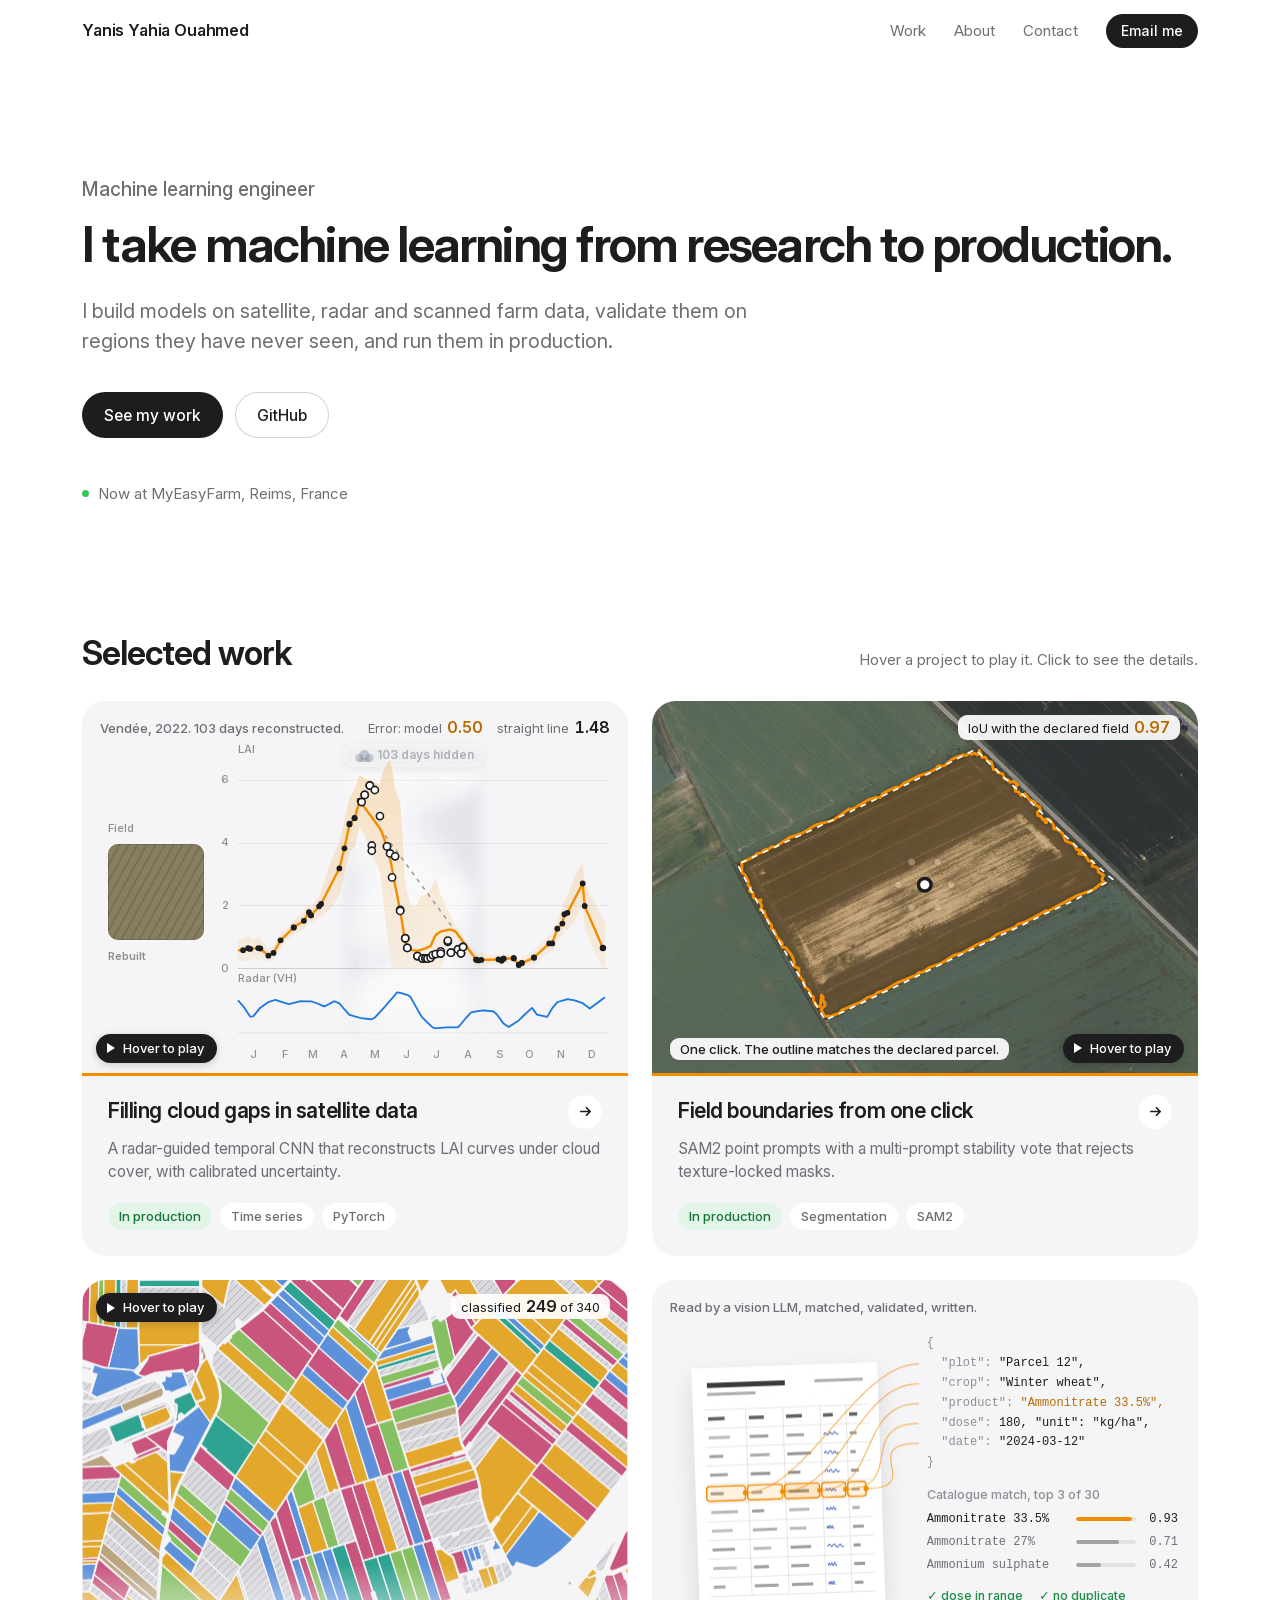
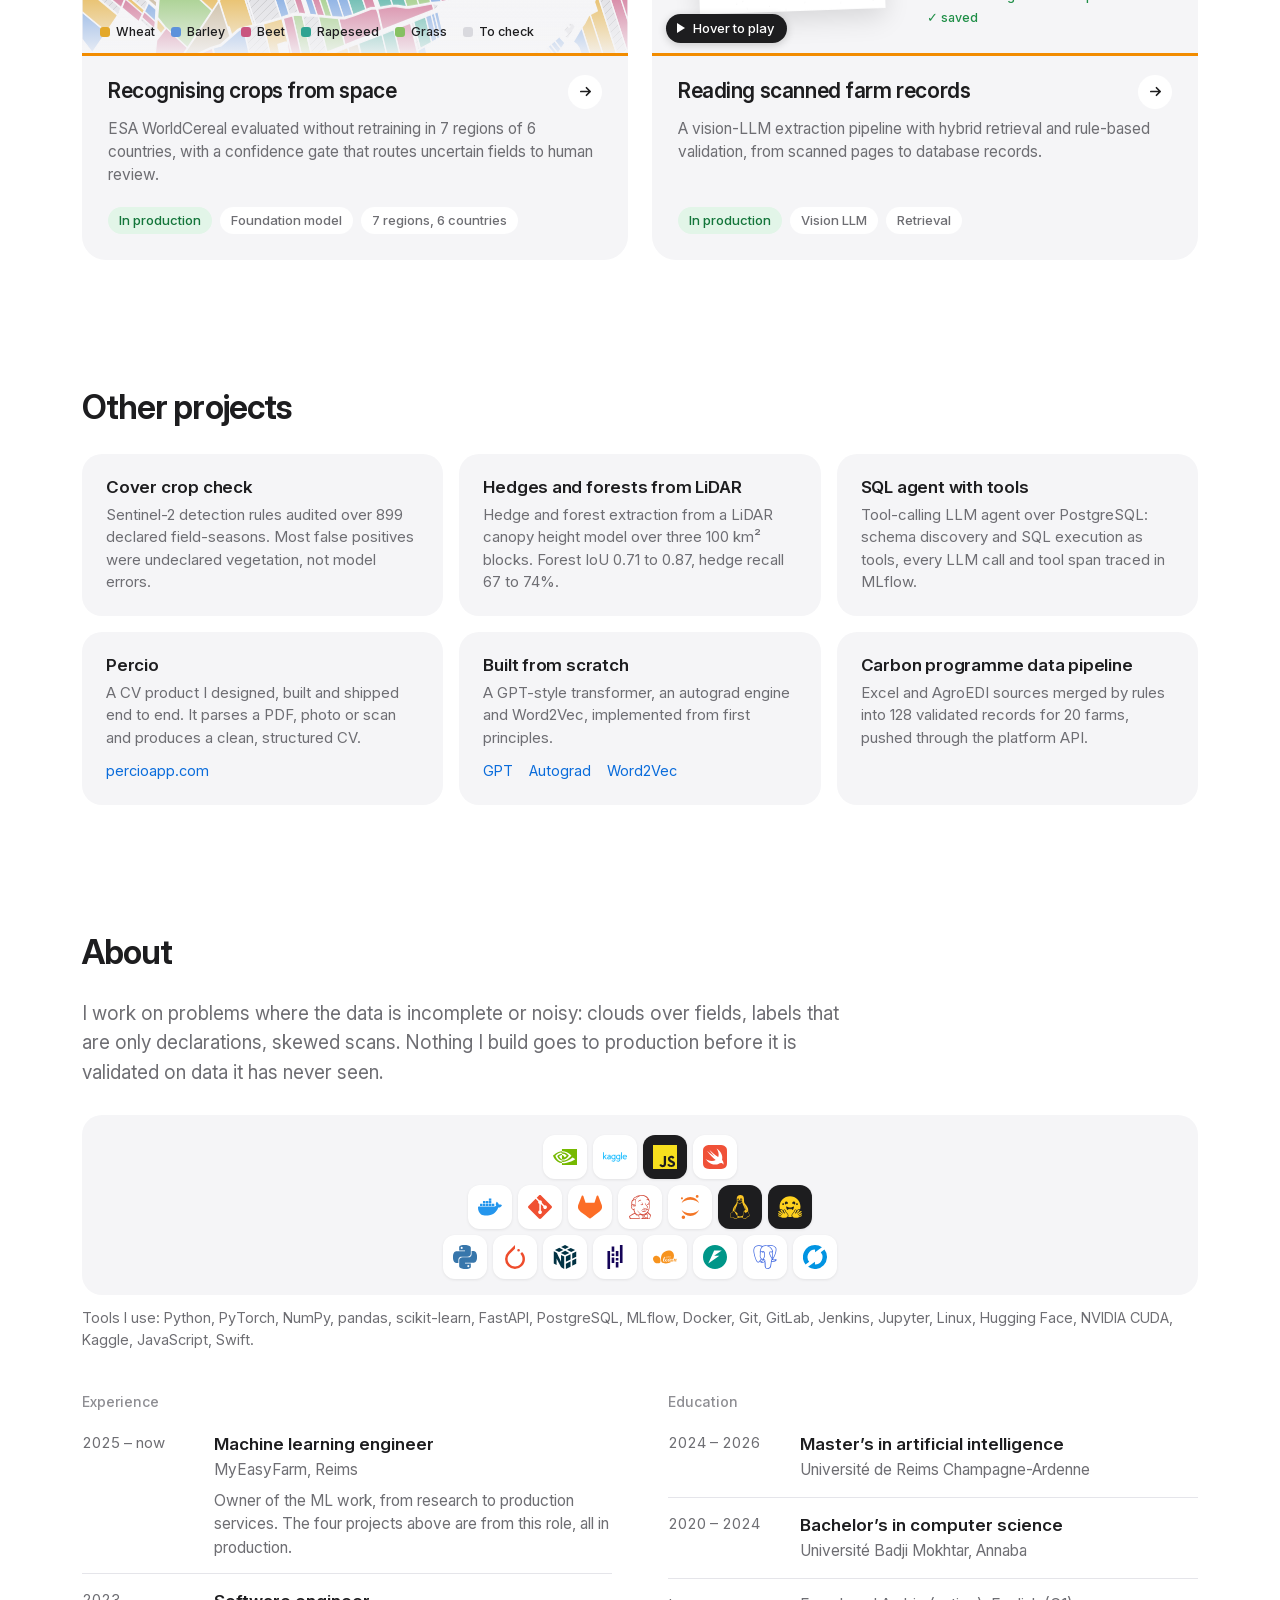
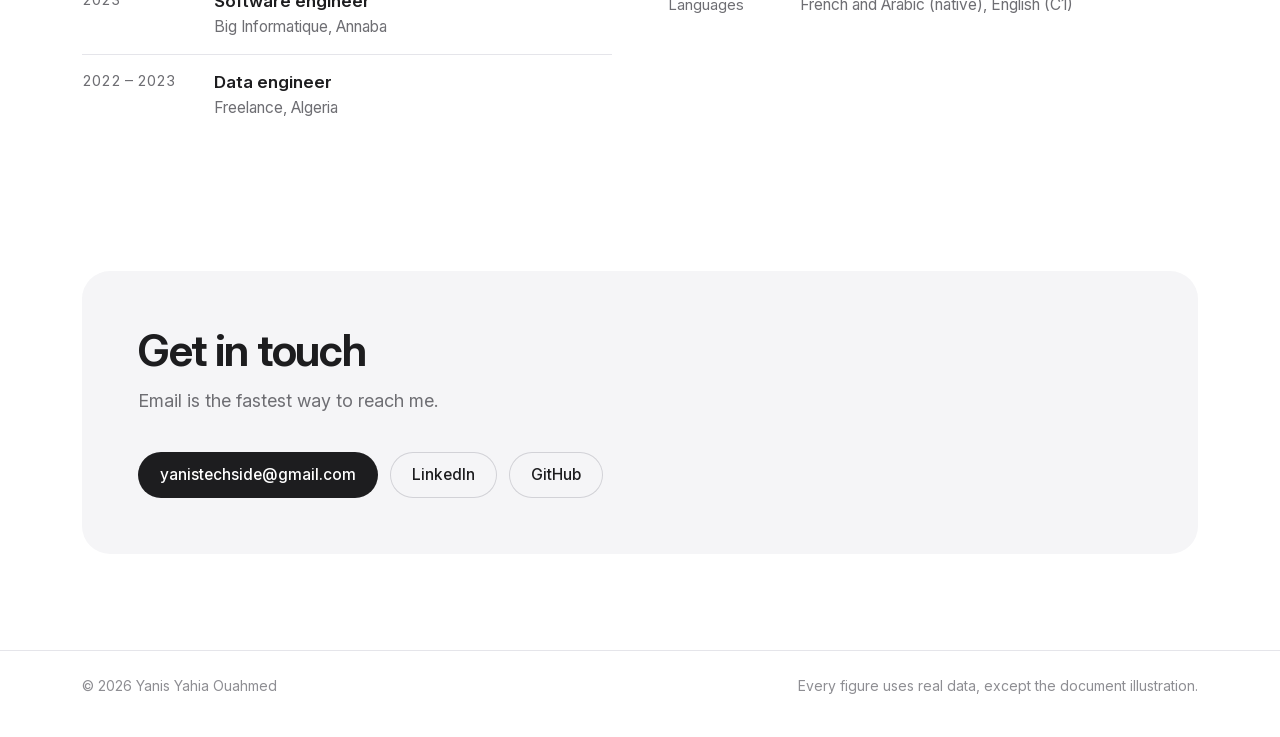
<file: index.html>
<!doctype html>
<html lang="en">
<head>
<meta charset="utf-8">
<meta name="viewport" content="width=device-width, initial-scale=1">
<meta name="theme-color" content="#FFFFFF">
<link rel="icon" href="favicon.svg" type="image/svg+xml">
<link rel="stylesheet" href="assets/site.css">
<meta property="og:image" content="https://yanisywd.github.io/assets/share.png">
<meta property="og:image:width" content="1200">
<meta property="og:image:height" content="630">
<meta name="twitter:card" content="summary_large_image">
<title>Yanis Yahia Ouahmed, Machine Learning Engineer</title>
<meta name="description" content="Machine learning engineer in France. I build models on satellite, radar and scanned farm data, validate them on regions they have never seen, and run them in production.">
<meta property="og:type" content="website">
<meta property="og:url" content="https://yanisywd.github.io/">
<meta property="og:title" content="Yanis Yahia Ouahmed, Machine Learning Engineer">
<meta property="og:description" content="Machine learning engineer. Models on satellite, radar and scanned farm data, from paper to production.">
</head>
<body>
<header class="nav">
  <div class="wrap">
    <a class="brand" href="index.html">Yanis Yahia Ouahmed</a>
    <nav aria-label="Main">
      <a class="hide-s" href="index.html#work">Work</a>
      <a class="hide-s" href="index.html#about">About</a>
      <a href="index.html#contact">Contact</a>
      <a class="btn small" href="mailto:yanistechside@gmail.com">Email me</a>
    </nav>
  </div>
</header>

<main>
  <section class="hero wrap">
    <p class="hello">Machine learning engineer</p>
    <h1>I take machine learning from research to production.</h1>
    <p class="lead">I build models on satellite, radar and scanned farm data, validate them on regions they have never seen, and run them in production.</p>
    <div class="cta">
      <a class="btn" href="#work">See my work</a>
      <a class="btn ghost" href="https://github.com/yanisywd">GitHub</a>
    </div>
    <ul class="now">
      <li>Now at MyEasyFarm, Reims, France</li>
    </ul>
  </section>

  <section class="sec wrap" id="work">
    <div class="sec-head">
      <h2>Selected work</h2>
      <p data-tip="Tap a project to see the details.">Hover a project to play it. Click to see the details.</p>
    </div>
    <div class="grid">

      <a class="card" href="work/cloud-gaps.html">
        <div class="stage" data-widget="lai"></div>
        <div class="card-body">
          <div class="card-top"><h3>Filling cloud gaps in satellite data</h3><span class="go" aria-hidden="true"><svg viewBox="0 0 16 16" fill="none" stroke="currentColor" stroke-width="1.8" stroke-linecap="round" stroke-linejoin="round" aria-hidden="true"><path d="M3 8h10M9 4l4 4-4 4"/></svg></span></div>
          <p>A radar-guided temporal CNN that reconstructs LAI curves under cloud cover, with calibrated uncertainty.</p>
          <div class="tags"><span class="tag live">In production</span><span class="tag">Time series</span><span class="tag">PyTorch</span></div>
        </div>
      </a>

      <a class="card" href="work/field-boundaries.html">
        <div class="stage" data-widget="field"></div>
        <div class="card-body">
          <div class="card-top"><h3>Field boundaries from one click</h3><span class="go" aria-hidden="true"><svg viewBox="0 0 16 16" fill="none" stroke="currentColor" stroke-width="1.8" stroke-linecap="round" stroke-linejoin="round" aria-hidden="true"><path d="M3 8h10M9 4l4 4-4 4"/></svg></span></div>
          <p>SAM2 point prompts with a multi-prompt stability vote that rejects texture-locked masks.</p>
          <div class="tags"><span class="tag live">In production</span><span class="tag">Segmentation</span><span class="tag">SAM2</span></div>
        </div>
      </a>

      <a class="card" href="work/crop-recognition.html">
        <div class="stage" data-widget="crop"></div>
        <div class="card-body">
          <div class="card-top"><h3>Recognising crops from space</h3><span class="go" aria-hidden="true"><svg viewBox="0 0 16 16" fill="none" stroke="currentColor" stroke-width="1.8" stroke-linecap="round" stroke-linejoin="round" aria-hidden="true"><path d="M3 8h10M9 4l4 4-4 4"/></svg></span></div>
          <p>ESA WorldCereal evaluated without retraining in 7 regions of 6 countries, with a confidence gate that routes uncertain fields to human review.</p>
          <div class="tags"><span class="tag live">In production</span><span class="tag">Foundation model</span><span class="tag">7 regions, 6 countries</span></div>
        </div>
      </a>

      <a class="card" href="work/scanned-records.html">
        <div class="stage" data-widget="docs"></div>
        <div class="card-body">
          <div class="card-top"><h3>Reading scanned farm records</h3><span class="go" aria-hidden="true"><svg viewBox="0 0 16 16" fill="none" stroke="currentColor" stroke-width="1.8" stroke-linecap="round" stroke-linejoin="round" aria-hidden="true"><path d="M3 8h10M9 4l4 4-4 4"/></svg></span></div>
          <p>A vision-LLM extraction pipeline with hybrid retrieval and rule-based validation, from scanned pages to database records.</p>
          <div class="tags"><span class="tag live">In production</span><span class="tag">Vision LLM</span><span class="tag">Retrieval</span></div>
        </div>
      </a>

    </div>
  </section>

  <section class="sec wrap" aria-labelledby="other-title">
    <div class="sec-head"><h2 id="other-title">Other projects</h2></div>
    <div class="others">
      <div class="other"><h3>Cover crop check</h3><p>Sentinel-2 detection rules audited over 899 declared field-seasons. Most false positives were undeclared vegetation, not model errors.</p></div>
      <div class="other"><h3>Hedges and forests from LiDAR</h3><p>Hedge and forest extraction from a LiDAR canopy height model over three 100 km² blocks. Forest IoU 0.71 to 0.87, hedge recall 67 to 74%.</p></div>
      <div class="other"><h3>SQL agent with tools</h3><p>Tool-calling LLM agent over PostgreSQL: schema discovery and SQL execution as tools, every LLM call and tool span traced in MLflow.</p></div>
      <div class="other"><h3>Percio</h3><p>A CV product I designed, built and shipped end to end. It parses a PDF, photo or scan and produces a clean, structured CV.</p><div class="links"><a href="https://percioapp.com/">percioapp.com</a></div></div>
      <div class="other"><h3>Built from scratch</h3><p>A GPT-style transformer, an autograd engine and Word2Vec, implemented from first principles.</p><div class="links"><a href="https://github.com/yanisywd/gpt-from-scratch">GPT</a><a href="https://github.com/yanisywd/autograde_engine">Autograd</a><a href="https://github.com/yanisywd/projet-word2vec">Word2Vec</a></div></div>
      <div class="other"><h3>Carbon programme data pipeline</h3><p>Excel and AgroEDI sources merged by rules into 128 validated records for 20 farms, pushed through the platform API.</p></div>
    </div>
  </section>

  <section class="sec wrap" id="about" aria-labelledby="about-title">
    <div class="sec-head"><h2 id="about-title">About</h2></div>
    <p class="about-text">I work on problems where the data is incomplete or noisy: clouds over fields, labels that are only declarations, skewed scans. Nothing I build goes to production before it is validated on data it has never seen.</p>
    <div class="stack" data-stack role="img" aria-label="Tools I use: Python, PyTorch, NumPy, pandas, scikit-learn, FastAPI, PostgreSQL, MLflow, Docker, Git, GitLab, Jenkins, Jupyter, Linux, Hugging Face, NVIDIA CUDA, Kaggle, JavaScript, Swift"><span class="chip" title="Python"><svg fill="#3776AB" aria-hidden="true" viewBox="0 0 24 24" xmlns="http://www.w3.org/2000/svg"><path d="M14.25.18l.9.2.73.26.59.3.45.32.34.34.25.34.16.33.1.3.04.26.02.2-.01.13V8.5l-.05.63-.13.55-.21.46-.26.38-.3.31-.33.25-.35.19-.35.14-.33.1-.3.07-.26.04-.21.02H8.77l-.69.05-.59.14-.5.22-.41.27-.33.32-.27.35-.2.36-.15.37-.1.35-.07.32-.04.27-.02.21v3.06H3.17l-.21-.03-.28-.07-.32-.12-.35-.18-.36-.26-.36-.36-.35-.46-.32-.59-.28-.73-.21-.88-.14-1.05-.05-1.23.06-1.22.16-1.04.24-.87.32-.71.36-.57.4-.44.42-.33.42-.24.4-.16.36-.1.32-.05.24-.01h.16l.06.01h8.16v-.83H6.18l-.01-2.75-.02-.37.05-.34.11-.31.17-.28.25-.26.31-.23.38-.2.44-.18.51-.15.58-.12.64-.1.71-.06.77-.04.84-.02 1.27.05zm-6.3 1.98l-.23.33-.08.41.08.41.23.34.33.22.41.09.41-.09.33-.22.23-.34.08-.41-.08-.41-.23-.33-.33-.22-.41-.09-.41.09zm13.09 3.95l.28.06.32.12.35.18.36.27.36.35.35.47.32.59.28.73.21.88.14 1.04.05 1.23-.06 1.23-.16 1.04-.24.86-.32.71-.36.57-.4.45-.42.33-.42.24-.4.16-.36.09-.32.05-.24.02-.16-.01h-8.22v.82h5.84l.01 2.76.02.36-.05.34-.11.31-.17.29-.25.25-.31.24-.38.2-.44.17-.51.15-.58.13-.64.09-.71.07-.77.04-.84.01-1.27-.04-1.07-.14-.9-.2-.73-.25-.59-.3-.45-.33-.34-.34-.25-.34-.16-.33-.1-.3-.04-.25-.02-.2.01-.13v-5.34l.05-.64.13-.54.21-.46.26-.38.3-.32.33-.24.35-.2.35-.14.33-.1.3-.06.26-.04.21-.02.13-.01h5.84l.69-.05.59-.14.5-.21.41-.28.33-.32.27-.35.2-.36.15-.36.1-.35.07-.32.04-.28.02-.21V6.07h2.09l.14.01zm-6.47 14.25l-.23.33-.08.41.08.41.23.33.33.23.41.08.41-.08.33-.23.23-.33.08-.41-.08-.41-.23-.33-.33-.23-.41-.08-.41.08z"/></svg></span><span class="chip" title="PyTorch"><svg fill="#EE4C2C" aria-hidden="true" viewBox="0 0 24 24" xmlns="http://www.w3.org/2000/svg"><path d="M12.005 0L4.952 7.053a9.865 9.865 0 000 14.022 9.866 9.866 0 0014.022 0c3.984-3.9 3.986-10.205.085-14.023l-1.744 1.743c2.904 2.905 2.904 7.634 0 10.538s-7.634 2.904-10.538 0-2.904-7.634 0-10.538l4.647-4.646.582-.665zm3.568 3.899a1.327 1.327 0 00-1.327 1.327 1.327 1.327 0 001.327 1.328A1.327 1.327 0 0016.9 5.226 1.327 1.327 0 0015.573 3.9z"/></svg></span><span class="chip" title="NumPy"><svg fill="#013243" aria-hidden="true" viewBox="0 0 24 24" xmlns="http://www.w3.org/2000/svg"><path d="M10.315 4.876L6.3048 2.8517l-4.401 2.1965 4.1186 2.0683zm1.8381.9277l4.2045 2.1223-4.3622 2.1906-4.125-2.0718zm5.6153-2.9213l4.3193 2.1658-3.863 1.9402-4.2131-2.1252zm-1.859-.9329L12.021 0 8.1742 1.9193l4.0068 2.0208zm-3.0401 16.7443V24l4.7107-2.3507-.0053-5.3085zm4.7037-4.2057l-.0052-5.2528-4.6985 2.3356v5.2546zm5.6553-.9845v5.327l-4.0178 2.0052-.0029-5.3028zm0-1.8626V6.4214l-4.0253 2.001.0034 5.2633zM11.2062 11.571L8.0333 9.9756v6.895s-3.8804-8.2564-4.2399-8.998c-.0463-.0957-.2371-.2007-.2858-.2262C2.8118 7.2812.773 6.2485.773 6.2485V18.43l2.8204 1.5076v-6.3674s3.8392 7.3775 3.878 7.458c.0389.0807.4245.8582.8362 1.1314.5485.363 2.8992 1.7766 2.8992 1.7766z"/></svg></span><span class="chip" title="pandas"><svg fill="#150458" aria-hidden="true" viewBox="0 0 24 24" xmlns="http://www.w3.org/2000/svg"><path d="M16.922 0h2.623v18.104h-2.623zm-4.126 12.94h2.623v2.57h-2.623zm0-7.037h2.623v5.446h-2.623zm0 11.197h2.623v5.446h-2.623zM4.456 5.896h2.622V24H4.455zm4.213 2.559h2.623v2.57H8.67zm0 4.151h2.623v5.447H8.67zm0-11.187h2.623v5.446H8.67Z"/></svg></span><span class="chip" title="scikit-learn"><svg fill="#F7931E" aria-hidden="true" viewBox="0 0 24 24" xmlns="http://www.w3.org/2000/svg"><path d="M15.601 5.53c-1.91.035-3.981.91-5.63 2.56-2.93 2.93-2.083 8.53-1.088 9.525.805.804 6.595 1.843 9.526-1.088a9.74 9.74 0 0 0 .584-.643c.043-.292.205-.66.489-1.106a1.848 1.848 0 0 1-.537.176c-.144.265-.37.55-.676.855-.354.335-.607.554-.76.656a.795.795 0 0 1-.437.152c-.35 0-.514-.308-.494-.924-.22.316-.425.549-.612.7a.914.914 0 0 1-.578.224c-.194 0-.36-.09-.496-.273a1.03 1.03 0 0 1-.193-.507 4.016 4.016 0 0 1-.726.583c-.224.132-.47.197-.74.197-.3 0-.543-.096-.727-.288a.978.978 0 0 1-.257-.524v.004c-.3.276-.564.48-.79.611a1.295 1.295 0 0 1-.649.197.693.693 0 0 1-.571-.275c-.145-.183-.218-.43-.218-.739 0-.464.101-1.02.302-1.67.201-.65.445-1.25.733-1.797l.842-.312a.21.21 0 0 1 .06-.013c.063 0 .116.047.157.14.04.095.061.221.061.38 0 .451-.104.888-.312 1.31-.207.422-.532.873-.974 1.352-.018.23-.027.388-.027.474 0 .193.036.345.106.458.071.113.165.169.282.169a.71.71 0 0 0 .382-.13c.132-.084.333-.26.602-.523.028-.418.187-.798.482-1.142.324-.38.685-.569 1.08-.569.206 0 .37.054.494.16a.524.524 0 0 1 .186.417c0 .458-.486.829-1.459 1.114.088.43.32.646.693.646a.807.807 0 0 0 .417-.117c.129-.076.321-.243.575-.497.032-.252.118-.495.259-.728.182-.3.416-.544.701-.73.285-.185.537-.278.756-.278.276 0 .47.127.58.381l.677-.374h.186l-.292.971c-.15.488-.226.823-.226 1.004 0 .19.067.285.202.285.086 0 .181-.045.285-.137.104-.092.25-.232.437-.42v.001c.143-.155.274-.32.392-.494-.19-.084-.285-.21-.285-.375 0-.17.058-.352.174-.545.116-.194.275-.29.479-.29.172 0 .258.088.258.265 0 .139-.05.338-.149.596.367-.04.687-.32.961-.842l.228-.01c1.059-2.438.828-5.075-.83-6.732-1.019-1.02-2.408-1.5-3.895-1.471zm4.725 8.203a8.938 8.938 0 0 1-1.333 2.151 1.09 1.09 0 0 0-.012.147c0 .168.047.309.14.423.092.113.206.17.34.17.296 0 .714-.264 1.254-.787-.001.04-.003.08-.003.121 0 .146.012.368.036.666l.733-.172c0-.2.003-.357.01-.474.01-.157.033-.33.066-.517.02-.11.07-.216.152-.315l.186-.216a5.276 5.276 0 0 1 .378-.397c.062-.055.116-.099.162-.13a.26.26 0 0 1 .123-.046c.055 0 .083.035.083.106 0 .07-.052.236-.156.497-.194.486-.292.848-.292 1.084 0 .175.046.314.136.418a.45.45 0 0 0 .358.155c.365 0 .803-.269 1.313-.808v-.381c-.361.426-.623.64-.784.64-.109 0-.163-.067-.163-.2 0-.1.065-.316.195-.65.19-.486.285-.836.285-1.048a.464.464 0 0 0-.112-.319.36.36 0 0 0-.282-.127c-.165 0-.354.077-.567.233-.213.156-.5.436-.863.84.053-.262.165-.622.335-1.08l-.809.156a6.54 6.54 0 0 0-.399 1.074c-.04.156-.07.316-.092.48a7.447 7.447 0 0 1-.49.45.38.38 0 0 1-.229.08.208.208 0 0 1-.174-.082.352.352 0 0 1-.064-.222c0-.1.019-.214.056-.343.038-.13.12-.373.249-.731l.308-.849zm-17.21-2.927c-.863-.016-1.67.263-2.261.854-1.352 1.352-1.07 3.827.631 5.527 1.7 1.701 4.95 1.21 5.527.632.467-.466 1.07-3.827-.631-5.527-.957-.957-2.158-1.465-3.267-1.486zm12.285.358h.166v.21H15.4zm.427 0h.166v.865l.46-.455h.195l-.364.362.428.684h-.198l-.357-.575-.164.166v.41h-.166zm1.016 0h.166v.21h-.166zm.481.122h.166v.288h.172v.135h-.172v.717c0 .037.006.062.02.075.012.013.037.02.074.02a.23.23 0 0 0 .078-.01v.141a.802.802 0 0 1-.136.014.23.23 0 0 1-.15-.043.15.15 0 0 1-.052-.123v-.79h-.141v-.136h.141zm-3.562.258c.081 0 .15.012.207.038.057.024.1.061.13.11s.045.106.045.173h-.176c-.006-.111-.075-.167-.208-.167a.285.285 0 0 0-.164.041.134.134 0 0 0-.06.117c0 .035.015.065.045.088.03.024.08.044.15.06l.16.039a.47.47 0 0 1 .224.105c.047.046.07.108.07.186a.3.3 0 0 1-.052.175.327.327 0 0 1-.152.116.585.585 0 0 1-.226.041c-.136 0-.24-.03-.309-.088-.069-.059-.105-.149-.109-.269h.176c.004.037.01.065.017.084a.166.166 0 0 0 .034.054c.044.043.112.065.204.065a.31.31 0 0 0 .177-.045.139.139 0 0 0 .067-.119.116.116 0 0 0-.038-.09.287.287 0 0 0-.124-.055l-.156-.038a1.248 1.248 0 0 1-.159-.05.359.359 0 0 1-.098-.061.22.22 0 0 1-.058-.083.32.32 0 0 1-.016-.108c0-.096.036-.174.109-.232a.45.45 0 0 1 .29-.087zm1.035 0a.46.46 0 0 1 .202.043.351.351 0 0 1 .187.212.577.577 0 0 1 .023.126h-.168a.256.256 0 0 0-.078-.168.242.242 0 0 0-.17-.06.248.248 0 0 0-.155.05.306.306 0 0 0-.1.144.662.662 0 0 0-.034.224.58.58 0 0 0 .035.214.299.299 0 0 0 .101.135.261.261 0 0 0 .157.048c.142 0 .227-.084.256-.252h.167a.519.519 0 0 1-.065.22.35.35 0 0 1-.146.138.464.464 0 0 1-.216.048.448.448 0 0 1-.246-.066.441.441 0 0 1-.161-.192.703.703 0 0 1-.057-.293c0-.085.01-.163.032-.233a.522.522 0 0 1 .095-.182.403.403 0 0 1 .15-.117.453.453 0 0 1 .191-.04zm.603.03h.166v1.046H15.4zm1.443 0h.166v1.046h-.166zm-5.05.618c-.08 0-.2.204-.356.611-.155.407-.308.977-.459 1.71.281-.312.509-.662.683-1.05.175-.387.262-.72.262-.999a.455.455 0 0 0-.036-.197c-.025-.05-.056-.075-.093-.075zm4.662 1.797c-.221 0-.431.188-.629.563-.197.376-.296.722-.296 1.038 0 .12.029.216.088.29a.273.273 0 0 0 .223.111c.221 0 .43-.188.625-.565.196-.377.294-.725.294-1.043a.457.457 0 0 0-.083-.29.269.269 0 0 0-.222-.104zm-2.848.007c-.146 0-.285.11-.417.333-.133.222-.2.51-.2.866.566-.159.849-.452.849-.881 0-.212-.077-.318-.232-.318Z"/></svg></span><span class="chip" title="FastAPI"><svg fill="#009688" aria-hidden="true" viewBox="0 0 24 24" xmlns="http://www.w3.org/2000/svg"><path d="M12 .0387C5.3729.0384.0003 5.3931 0 11.9988c-.001 6.6066 5.372 11.9628 12 11.9625 6.628.0003 12.001-5.3559 12-11.9625-.0003-6.6057-5.3729-11.9604-12-11.96m-.829 5.4153h7.55l-7.5805 5.3284h5.1828L5.279 18.5436q2.9466-6.5444 5.892-13.0896"/></svg></span><span class="chip" title="PostgreSQL"><svg fill="#4169E1" aria-hidden="true" viewBox="0 0 24 24" xmlns="http://www.w3.org/2000/svg"><path d="M23.5594 14.7228a.5269.5269 0 0 0-.0563-.1191c-.139-.2632-.4768-.3418-1.0074-.2321-1.6533.3411-2.2935.1312-2.5256-.0191 1.342-2.0482 2.445-4.522 3.0411-6.8297.2714-1.0507.7982-3.5237.1222-4.7316a1.5641 1.5641 0 0 0-.1509-.235C21.6931.9086 19.8007.0248 17.5099.0005c-1.4947-.0158-2.7705.3461-3.1161.4794a9.449 9.449 0 0 0-.5159-.0816 8.044 8.044 0 0 0-1.3114-.1278c-1.1822-.0184-2.2038.2642-3.0498.8406-.8573-.3211-4.7888-1.645-7.2219.0788C.9359 2.1526.3086 3.8733.4302 6.3043c.0409.818.5069 3.334 1.2423 5.7436.4598 1.5065.9387 2.7019 1.4334 3.582.553.9942 1.1259 1.5933 1.7143 1.7895.4474.1491 1.1327.1441 1.8581-.7279.8012-.9635 1.5903-1.8258 1.9446-2.2069.4351.2355.9064.3625 1.39.3772a.0569.0569 0 0 0 .0004.0041 11.0312 11.0312 0 0 0-.2472.3054c-.3389.4302-.4094.5197-1.5002.7443-.3102.064-1.1344.2339-1.1464.8115-.0025.1224.0329.2309.0919.3268.2269.4231.9216.6097 1.015.6331 1.3345.3335 2.5044.092 3.3714-.6787-.017 2.231.0775 4.4174.3454 5.0874.2212.5529.7618 1.9045 2.4692 1.9043.2505 0 .5263-.0291.8296-.0941 1.7819-.3821 2.5557-1.1696 2.855-2.9059.1503-.8707.4016-2.8753.5388-4.1012.0169-.0703.0357-.1207.057-.1362.0007-.0005.0697-.0471.4272.0307a.3673.3673 0 0 0 .0443.0068l.2539.0223.0149.001c.8468.0384 1.9114-.1426 2.5312-.4308.6438-.2988 1.8057-1.0323 1.5951-1.6698zM2.371 11.8765c-.7435-2.4358-1.1779-4.8851-1.2123-5.5719-.1086-2.1714.4171-3.6829 1.5623-4.4927 1.8367-1.2986 4.8398-.5408 6.108-.13-.0032.0032-.0066.0061-.0098.0094-2.0238 2.044-1.9758 5.536-1.9708 5.7495-.0002.0823.0066.1989.0162.3593.0348.5873.0996 1.6804-.0735 2.9184-.1609 1.1504.1937 2.2764.9728 3.0892.0806.0841.1648.1631.2518.2374-.3468.3714-1.1004 1.1926-1.9025 2.1576-.5677.6825-.9597.5517-1.0886.5087-.3919-.1307-.813-.5871-1.2381-1.3223-.4796-.839-.9635-2.0317-1.4155-3.5126zm6.0072 5.0871c-.1711-.0428-.3271-.1132-.4322-.1772.0889-.0394.2374-.0902.4833-.1409 1.2833-.2641 1.4815-.4506 1.9143-1.0002.0992-.126.2116-.2687.3673-.4426a.3549.3549 0 0 0 .0737-.1298c.1708-.1513.2724-.1099.4369-.0417.156.0646.3078.26.3695.4752.0291.1016.0619.2945-.0452.4444-.9043 1.2658-2.2216 1.2494-3.1676 1.0128zm2.094-3.988-.0525.141c-.133.3566-.2567.6881-.3334 1.003-.6674-.0021-1.3168-.2872-1.8105-.8024-.6279-.6551-.9131-1.5664-.7825-2.5004.1828-1.3079.1153-2.4468.079-3.0586-.005-.0857-.0095-.1607-.0122-.2199.2957-.2621 1.6659-.9962 2.6429-.7724.4459.1022.7176.4057.8305.928.5846 2.7038.0774 3.8307-.3302 4.7363-.084.1866-.1633.3629-.2311.5454zm7.3637 4.5725c-.0169.1768-.0358.376-.0618.5959l-.146.4383a.3547.3547 0 0 0-.0182.1077c-.0059.4747-.054.6489-.115.8693-.0634.2292-.1353.4891-.1794 1.0575-.11 1.4143-.8782 2.2267-2.4172 2.5565-1.5155.3251-1.7843-.4968-2.0212-1.2217a6.5824 6.5824 0 0 0-.0769-.2266c-.2154-.5858-.1911-1.4119-.1574-2.5551.0165-.5612-.0249-1.9013-.3302-2.6462.0044-.2932.0106-.5909.019-.8918a.3529.3529 0 0 0-.0153-.1126 1.4927 1.4927 0 0 0-.0439-.208c-.1226-.4283-.4213-.7866-.7797-.9351-.1424-.059-.4038-.1672-.7178-.0869.067-.276.1831-.5875.309-.9249l.0529-.142c.0595-.16.134-.3257.213-.5012.4265-.9476 1.0106-2.2453.3766-5.1772-.2374-1.0981-1.0304-1.6343-2.2324-1.5098-.7207.0746-1.3799.3654-1.7088.5321a5.6716 5.6716 0 0 0-.1958.1041c.0918-1.1064.4386-3.1741 1.7357-4.4823a4.0306 4.0306 0 0 1 .3033-.276.3532.3532 0 0 0 .1447-.0644c.7524-.5706 1.6945-.8506 2.802-.8325.4091.0067.8017.0339 1.1742.081 1.939.3544 3.2439 1.4468 4.0359 2.3827.8143.9623 1.2552 1.9315 1.4312 2.4543-1.3232-.1346-2.2234.1268-2.6797.779-.9926 1.4189.543 4.1729 1.2811 5.4964.1353.2426.2522.4522.2889.5413.2403.5825.5515.9713.7787 1.2552.0696.087.1372.1714.1885.245-.4008.1155-1.1208.3825-1.0552 1.717-.0123.1563-.0423.4469-.0834.8148-.0461.2077-.0702.4603-.0994.7662zm.8905-1.6211c-.0405-.8316.2691-.9185.5967-1.0105a2.8566 2.8566 0 0 0 .135-.0406 1.202 1.202 0 0 0 .1342.103c.5703.3765 1.5823.4213 3.0068.1344-.2016.1769-.5189.3994-.9533.6011-.4098.1903-1.0957.333-1.7473.3636-.7197.0336-1.0859-.0807-1.1721-.151zm.5695-9.2712c-.0059.3508-.0542.6692-.1054 1.0017-.055.3576-.112.7274-.1264 1.1762-.0142.4368.0404.8909.0932 1.3301.1066.887.216 1.8003-.2075 2.7014a3.5272 3.5272 0 0 1-.1876-.3856c-.0527-.1276-.1669-.3326-.3251-.6162-.6156-1.1041-2.0574-3.6896-1.3193-4.7446.3795-.5427 1.3408-.5661 2.1781-.463zm.2284 7.0137a12.3762 12.3762 0 0 0-.0853-.1074l-.0355-.0444c.7262-1.1995.5842-2.3862.4578-3.4385-.0519-.4318-.1009-.8396-.0885-1.2226.0129-.4061.0666-.7543.1185-1.0911.0639-.415.1288-.8443.1109-1.3505.0134-.0531.0188-.1158.0118-.1902-.0457-.4855-.5999-1.938-1.7294-3.253-.6076-.7073-1.4896-1.4972-2.6889-2.0395.5251-.1066 1.2328-.2035 2.0244-.1859 2.0515.0456 3.6746.8135 4.8242 2.2824a.908.908 0 0 1 .0667.1002c.7231 1.3556-.2762 6.2751-2.9867 10.5405zm-8.8166-6.1162c-.025.1794-.3089.4225-.6211.4225a.5821.5821 0 0 1-.0809-.0056c-.1873-.026-.3765-.144-.5059-.3156-.0458-.0605-.1203-.178-.1055-.2844.0055-.0401.0261-.0985.0925-.1488.1182-.0894.3518-.1226.6096-.0867.3163.0441.6426.1938.6113.4186zm7.9305-.4114c.0111.0792-.049.201-.1531.3102-.0683.0717-.212.1961-.4079.2232a.5456.5456 0 0 1-.075.0052c-.2935 0-.5414-.2344-.5607-.3717-.024-.1765.2641-.3106.5611-.352.297-.0414.6111.0088.6356.1851z"/></svg></span><span class="chip" title="MLflow"><svg fill="#0194E2" aria-hidden="true" viewBox="0 0 24 24" xmlns="http://www.w3.org/2000/svg"><path d="M11.883.002a12.044 12.044 0 0 0-9.326 19.463l3.668-2.694A7.573 7.573 0 0 1 12.043 4.45v2.867l6.908-5.14A12.012 12.012 0 0 0 11.883.002zm9.562 4.533L17.777 7.23a7.573 7.573 0 0 1-5.818 12.322v-2.867l-6.908 5.14a12.046 12.046 0 0 0 16.394-17.29z"/></svg></span><span class="chip" title="Docker"><svg fill="#2496ED" aria-hidden="true" viewBox="0 0 24 24" xmlns="http://www.w3.org/2000/svg"><path d="M13.983 11.078h2.119a.186.186 0 00.186-.185V9.006a.186.186 0 00-.186-.186h-2.119a.185.185 0 00-.185.185v1.888c0 .102.083.185.185.185m-2.954-5.43h2.118a.186.186 0 00.186-.186V3.574a.186.186 0 00-.186-.185h-2.118a.185.185 0 00-.185.185v1.888c0 .102.082.185.185.185m0 2.716h2.118a.187.187 0 00.186-.186V6.29a.186.186 0 00-.186-.185h-2.118a.185.185 0 00-.185.185v1.887c0 .102.082.185.185.186m-2.93 0h2.12a.186.186 0 00.184-.186V6.29a.185.185 0 00-.185-.185H8.1a.185.185 0 00-.185.185v1.887c0 .102.083.185.185.186m-2.964 0h2.119a.186.186 0 00.185-.186V6.29a.185.185 0 00-.185-.185H5.136a.186.186 0 00-.186.185v1.887c0 .102.084.185.186.186m5.893 2.715h2.118a.186.186 0 00.186-.185V9.006a.186.186 0 00-.186-.186h-2.118a.185.185 0 00-.185.185v1.888c0 .102.082.185.185.185m-2.93 0h2.12a.185.185 0 00.184-.185V9.006a.185.185 0 00-.184-.186h-2.12a.185.185 0 00-.184.185v1.888c0 .102.083.185.185.185m-2.964 0h2.119a.185.185 0 00.185-.185V9.006a.185.185 0 00-.184-.186h-2.12a.186.186 0 00-.186.186v1.887c0 .102.084.185.186.185m-2.92 0h2.12a.185.185 0 00.184-.185V9.006a.185.185 0 00-.184-.186h-2.12a.185.185 0 00-.184.185v1.888c0 .102.082.185.185.185M23.763 9.89c-.065-.051-.672-.51-1.954-.51-.338.001-.676.03-1.01.087-.248-1.7-1.653-2.53-1.716-2.566l-.344-.199-.226.327c-.284.438-.49.922-.612 1.43-.23.97-.09 1.882.403 2.661-.595.332-1.55.413-1.744.42H.751a.751.751 0 00-.75.748 11.376 11.376 0 00.692 4.062c.545 1.428 1.355 2.48 2.41 3.124 1.18.723 3.1 1.137 5.275 1.137.983.003 1.963-.086 2.93-.266a12.248 12.248 0 003.823-1.389c.98-.567 1.86-1.288 2.61-2.136 1.252-1.418 1.998-2.997 2.553-4.4h.221c1.372 0 2.215-.549 2.68-1.009.309-.293.55-.65.707-1.046l.098-.288Z"/></svg></span><span class="chip" title="Git"><svg fill="#F05032" aria-hidden="true" viewBox="0 0 24 24" xmlns="http://www.w3.org/2000/svg"><path d="M23.546 10.93L13.067.452c-.604-.603-1.582-.603-2.188 0L8.708 2.627l2.76 2.76c.645-.215 1.379-.07 1.889.441.516.515.658 1.258.438 1.9l2.658 2.66c.645-.223 1.387-.078 1.9.435.721.72.721 1.884 0 2.604-.719.719-1.881.719-2.6 0-.539-.541-.674-1.337-.404-1.996L12.86 8.955v6.525c.176.086.342.203.488.348.713.721.713 1.883 0 2.6-.719.721-1.889.721-2.609 0-.719-.719-.719-1.879 0-2.598.182-.18.387-.316.605-.406V8.835c-.217-.091-.424-.222-.6-.401-.545-.545-.676-1.342-.396-2.009L7.636 3.7.45 10.881c-.6.605-.6 1.584 0 2.189l10.48 10.477c.604.604 1.582.604 2.186 0l10.43-10.43c.605-.603.605-1.582 0-2.187"/></svg></span><span class="chip" title="GitLab"><svg fill="#FC6D26" aria-hidden="true" viewBox="0 0 24 24" xmlns="http://www.w3.org/2000/svg"><path d="m23.6004 9.5927-.0337-.0862L20.3.9814a.851.851 0 0 0-.3362-.405.8748.8748 0 0 0-.9997.0539.8748.8748 0 0 0-.29.4399l-2.2055 6.748H7.5375l-2.2057-6.748a.8573.8573 0 0 0-.29-.4412.8748.8748 0 0 0-.9997-.0537.8585.8585 0 0 0-.3362.4049L.4332 9.5015l-.0325.0862a6.0657 6.0657 0 0 0 2.0119 7.0105l.0113.0087.03.0213 4.976 3.7264 2.462 1.8633 1.4995 1.1321a1.0085 1.0085 0 0 0 1.2197 0l1.4995-1.1321 2.4619-1.8633 5.006-3.7489.0125-.01a6.0682 6.0682 0 0 0 2.0094-7.003z"/></svg></span><span class="chip" title="Jenkins"><svg fill="#D24939" aria-hidden="true" viewBox="0 0 24 24" xmlns="http://www.w3.org/2000/svg"><path d="M2.872 24h-.975a3.866 3.866 0 01-.07-.197c-.215-.666-.594-1.49-.692-2.154-.146-.984.78-1.039 1.374-1.465.915-.66 1.635-1.025 2.627-1.62.295-.179 1.182-.624 1.281-.829.201-.408-.345-.982-.49-1.3-.225-.507-.345-.937-.376-1.435-.824-.13-1.455-.627-1.844-1.185-.63-.925-1.066-2.635-.525-3.936.045-.103.254-.305.285-.463.06-.308-.105-.72-.12-1.048-.06-1.692.284-3.15 1.425-3.66.463-1.84 2.113-2.453 3.673-3.367.58-.342 1.224-.562 1.89-.807 2.372-.877 6.027-.712 7.994.783.836.633 2.176 1.97 2.656 2.939 1.262 2.555 1.17 6.825.287 9.934-.12.421-.29 1.032-.533 1.533-.168.35-.689 1.05-.625 1.36.064.314 1.19 1.17 1.432 1.395.434.422 1.26.975 1.324 1.5.07.557-.248 1.336-.41 1.875-.217.721-.436 1.441-.654 2.131H2.87zm11.104-3.54c-.545-.3-1.361-.622-2.065-.757-.87-.164-.78 1.188-.75 1.994.03.643.36 1.316.51 1.744.076.197.09.41.256.449.3.068 1.29-.326 1.575-.479.6-.328 1.064-.844 1.574-1.189.016-.17.016-.34.03-.508a2.648 2.648 0 00-1.095-.277c.314-.15.75-.15 1.035-.332l.016-.193c-.496-.03-.69-.254-1.021-.436zm7.454 2.935a17.78 17.78 0 00.465-1.752c.06-.287.215-.918.178-1.176-.059-.459-.684-.799-1.004-1.086-.584-.525-.95-.975-1.56-1.469-.249.375-.78.615-.983.914 1.447-.689 1.71 2.625 1.141 3.69.09.329.391.45.514.735l-.086.166h1.29c.013 0 .03 0 .044.014zm-6.634-.012c-.05-.074-.1-.135-.15-.209l-.301.195h.45zm2.77 0c.008-.209.018-.404.03-.598-.53.029-.825-.48-1.196-.527-.324-.045-.6.361-1.02.195-.095.105-.183.227-.284.316.154.18.295.375.424.584h.815c.014-.164.135-.285.3-.285.165 0 .284.121.284.27h.66zm2.116 0c-.314-.479-.947-.898-1.68-.555l-.03.541h1.71zm-8.51 0l-.104-.344c-.225-.72-.36-1.26-.405-1.68-.914-.436-1.875-.87-2.654-1.426-.15-.105-1.109-1.35-1.23-1.305-1.739.676-3.359 1.86-4.814 2.984.256.557.48 1.141.69 1.74h8.505zm8.265-2.113c-.029-.512-.164-1.56-.48-1.74-.66-.39-1.846.78-2.34.943.045.15.135.271.15.48.285-.074.645-.029.898.092-.299.03-.629.03-.824.164-.074.195.016.48-.029.764.69.197 1.5.303 2.385.332.164-.227.225-.645.211-1.082zm-4.08-.36c-.044.375.046.51.12.943 1.26.391 1.034-1.74-.135-.959zM8.76 19.5c-.45.457 1.27 1.082 1.814 1.115 0-.29.165-.564.135-.77-.65-.118-1.502-.042-1.945-.347zm5.565.215c0 .043-.061.03-.068.064.58.451 1.014.545 1.802.51.354-.262.67-.563 1.043-.807-.855.074-1.931.607-2.774.23zm3.42-17.726c-1.606-.906-4.35-1.591-6.076-.731-1.38.692-3.27 1.84-3.899 3.292.6 1.402-.166 2.686-.226 4.109-.018.757.36 1.42.391 2.242-.2.338-.825.38-1.26.356-.146-.729-.4-1.549-1.155-1.63-1.064-.116-1.845.764-1.89 1.683-.06 1.08.833 2.864 2.085 2.745.488-.046.608-.54 1.139-.54.285.57-.445.75-.523 1.154-.016.105.06.511.104.705.233.944.744 2.16 1.245 2.88.635.9 1.884 1.051 3.229 1.141.24-.525 1.125-.48 1.706-.346-.691-.27-1.336-.945-1.875-1.529-.615-.676-1.23-1.41-1.261-2.28 1.155 1.604 2.1 3 4.2 3.704 1.59.525 3.45-.254 4.664-1.109.51-.359.811-.93 1.17-1.439 1.35-1.936 1.98-4.71 1.846-7.394-.06-1.111-.06-2.221-.436-2.955-.389-.781-1.695-1.471-2.475-.781-.15-.764.63-1.23 1.545-.96-.66-.854-1.336-1.858-2.266-2.384zM13.58 14.896c.615 1.544 2.724 1.363 4.505 1.323-.084.194-.256.435-.465.515-.57.232-2.145.408-2.937-.012-.506-.27-.824-.873-1.102-1.227-.137-.172-.795-.608-.012-.609zm.164-.87c.893.464 2.52.517 3.731.48.066.267.066.593.068.913-1.55.08-3.386-.304-3.794-1.395h-.005zm6.675-.586c-.473.9-1.145 1.897-2.539 1.928-.023-.284-.045-.735 0-.904 1.064-.103 1.727-.646 2.543-1.017zm-.649-.667c-1.02.66-2.154 1.375-3.824 1.21-.351-.31-.485-1-.14-1.458.181.313.06.885.57.97.944.165 2.038-.579 2.73-.84.42-.713-.046-.976-.42-1.433-.782-.93-1.83-2.1-1.802-3.51.314-.224.346.346.391.45.404.96 1.424 2.175 2.174 3 .18.21.48.39.51.524.092.39-.254.854-.209 1.11zm-13.439-.675c-.314-.184-.393-.99-.768-1.01-.535-.03-.438 1.05-.436 1.68-.37-.33-.435-1.365-.164-1.89-.308-.15-.445.164-.618.284.22-1.59 2.34-.734 1.99.96zM4.713 5.995c-.685.756-.54 2.174-.459 3.188 1.244-.785 2.898.06 2.883 1.394.595-.016.223-.744.115-1.215-.353-1.528.592-3.187.041-4.59-1.064.084-1.939.52-2.578 1.215zm9.12 1.113c.307.562.404 1.148.84 1.57.195.19.574.424.387.95-.045.121-.365.391-.551.45-.674.195-2.254.03-1.721-.81.563.015 1.314.36 1.732-.045-.314-.524-.885-1.53-.674-2.13zm6.198-.013h.068c.33.668.6 1.375 1.004 1.965-.27.628-2.053 1.19-2.023.057.39-.17 1.05-.035 1.395-.25-.193-.556-.48-1.006-.434-1.771zm-6.927-1.617c-1.422-.33-2.131.592-2.56 1.553-.384-.094-.231-.615-.135-.883.255-.701 1.28-1.633 2.119-1.506.359.057.848.386.576.834zM9.642 1.593c-1.56.44-3.56 1.574-4.2 2.974.495-.07.84-.321 1.33-.351.186-.016.428.074.641.015.424-.104.78-1.065 1.102-1.41.31-.345.685-.496.94-.81.167-.09.409-.074.42-.33-.073-.075-.15-.135-.232-.105v.017z"/></svg></span><span class="chip" title="Jupyter"><svg fill="#F37626" aria-hidden="true" viewBox="0 0 24 24" xmlns="http://www.w3.org/2000/svg"><path d="M7.157 22.201A1.784 1.799 0 0 1 5.374 24a1.784 1.799 0 0 1-1.784-1.799 1.784 1.799 0 0 1 1.784-1.799 1.784 1.799 0 0 1 1.783 1.799zM20.582 1.427a1.415 1.427 0 0 1-1.415 1.428 1.415 1.427 0 0 1-1.416-1.428A1.415 1.427 0 0 1 19.167 0a1.415 1.427 0 0 1 1.415 1.427zM4.992 3.336A1.047 1.056 0 0 1 3.946 4.39a1.047 1.056 0 0 1-1.047-1.055A1.047 1.056 0 0 1 3.946 2.28a1.047 1.056 0 0 1 1.046 1.056zm7.336 1.517c3.769 0 7.06 1.38 8.768 3.424a9.363 9.363 0 0 0-3.393-4.547 9.238 9.238 0 0 0-5.377-1.728A9.238 9.238 0 0 0 6.95 3.73a9.363 9.363 0 0 0-3.394 4.547c1.713-2.04 5.004-3.424 8.772-3.424zm.001 13.295c-3.768 0-7.06-1.381-8.768-3.425a9.363 9.363 0 0 0 3.394 4.547A9.238 9.238 0 0 0 12.33 21a9.238 9.238 0 0 0 5.377-1.729 9.363 9.363 0 0 0 3.393-4.547c-1.712 2.044-5.003 3.425-8.772 3.425Z"/></svg></span><span class="chip dark" title="Linux"><svg fill="#FCC624" aria-hidden="true" viewBox="0 0 24 24" xmlns="http://www.w3.org/2000/svg"><path d="M12.504 0c-.155 0-.315.008-.48.021-4.226.333-3.105 4.807-3.17 6.298-.076 1.092-.3 1.953-1.05 3.02-.885 1.051-2.127 2.75-2.716 4.521-.278.832-.41 1.684-.287 2.489a.424.424 0 00-.11.135c-.26.268-.45.6-.663.839-.199.199-.485.267-.797.4-.313.136-.658.269-.864.68-.09.189-.136.394-.132.602 0 .199.027.4.055.536.058.399.116.728.04.97-.249.68-.28 1.145-.106 1.484.174.334.535.47.94.601.81.2 1.91.135 2.774.6.926.466 1.866.67 2.616.47.526-.116.97-.464 1.208-.946.587-.003 1.23-.269 2.26-.334.699-.058 1.574.267 2.577.2.025.134.063.198.114.333l.003.003c.391.778 1.113 1.132 1.884 1.071.771-.06 1.592-.536 2.257-1.306.631-.765 1.683-1.084 2.378-1.503.348-.199.629-.469.649-.853.023-.4-.2-.811-.714-1.376v-.097l-.003-.003c-.17-.2-.25-.535-.338-.926-.085-.401-.182-.786-.492-1.046h-.003c-.059-.054-.123-.067-.188-.135a.357.357 0 00-.19-.064c.431-1.278.264-2.55-.173-3.694-.533-1.41-1.465-2.638-2.175-3.483-.796-1.005-1.576-1.957-1.56-3.368.026-2.152.236-6.133-3.544-6.139zm.529 3.405h.013c.213 0 .396.062.584.198.19.135.33.332.438.533.105.259.158.459.166.724 0-.02.006-.04.006-.06v.105a.086.086 0 01-.004-.021l-.004-.024a1.807 1.807 0 01-.15.706.953.953 0 01-.213.335.71.71 0 00-.088-.042c-.104-.045-.198-.064-.284-.133a1.312 1.312 0 00-.22-.066c.05-.06.146-.133.183-.198.053-.128.082-.264.088-.402v-.02a1.21 1.21 0 00-.061-.4c-.045-.134-.101-.2-.183-.333-.084-.066-.167-.132-.267-.132h-.016c-.093 0-.176.03-.262.132a.8.8 0 00-.205.334 1.18 1.18 0 00-.09.4v.019c.002.089.008.179.02.267-.193-.067-.438-.135-.607-.202a1.635 1.635 0 01-.018-.2v-.02a1.772 1.772 0 01.15-.768c.082-.22.232-.406.43-.533a.985.985 0 01.594-.2zm-2.962.059h.036c.142 0 .27.048.399.135.146.129.264.288.344.465.09.199.14.4.153.667v.004c.007.134.006.2-.002.266v.08c-.03.007-.056.018-.083.024-.152.055-.274.135-.393.2.012-.09.013-.18.003-.267v-.015c-.012-.133-.04-.2-.082-.333a.613.613 0 00-.166-.267.248.248 0 00-.183-.064h-.021c-.071.006-.13.04-.186.132a.552.552 0 00-.12.27.944.944 0 00-.023.33v.015c.012.135.037.2.08.334.046.134.098.2.166.268.01.009.02.018.034.024-.07.057-.117.07-.176.136a.304.304 0 01-.131.068 2.62 2.62 0 01-.275-.402 1.772 1.772 0 01-.155-.667 1.759 1.759 0 01.08-.668 1.43 1.43 0 01.283-.535c.128-.133.26-.2.418-.2zm1.37 1.706c.332 0 .733.065 1.216.399.293.2.523.269 1.052.468h.003c.255.136.405.266.478.399v-.131a.571.571 0 01.016.47c-.123.31-.516.643-1.063.842v.002c-.268.135-.501.333-.775.465-.276.135-.588.292-1.012.267a1.139 1.139 0 01-.448-.067 3.566 3.566 0 01-.322-.198c-.195-.135-.363-.332-.612-.465v-.005h-.005c-.4-.246-.616-.512-.686-.71-.07-.268-.005-.47.193-.6.224-.135.38-.271.483-.336.104-.074.143-.102.176-.131h.002v-.003c.169-.202.436-.47.839-.601.139-.036.294-.065.466-.065zm2.8 2.142c.358 1.417 1.196 3.475 1.735 4.473.286.534.855 1.659 1.102 3.024.156-.005.33.018.513.064.646-1.671-.546-3.467-1.089-3.966-.22-.2-.232-.335-.123-.335.59.534 1.365 1.572 1.646 2.757.13.535.16 1.104.021 1.67.067.028.135.06.205.067 1.032.534 1.413.938 1.23 1.537v-.043c-.06-.003-.12 0-.18 0h-.016c.151-.467-.182-.825-1.065-1.224-.915-.4-1.646-.336-1.77.465-.008.043-.013.066-.018.135-.068.023-.139.053-.209.064-.43.268-.662.669-.793 1.187-.13.533-.17 1.156-.205 1.869v.003c-.02.334-.17.838-.319 1.35-1.5 1.072-3.58 1.538-5.348.334a2.645 2.645 0 00-.402-.533 1.45 1.45 0 00-.275-.333c.182 0 .338-.03.465-.067a.615.615 0 00.314-.334c.108-.267 0-.697-.345-1.163-.345-.467-.931-.995-1.788-1.521-.63-.4-.986-.87-1.15-1.396-.165-.534-.143-1.085-.015-1.645.245-1.07.873-2.11 1.274-2.763.107-.065.037.135-.408.974-.396.751-1.14 2.497-.122 3.854a8.123 8.123 0 01.647-2.876c.564-1.278 1.743-3.504 1.836-5.268.048.036.217.135.289.202.218.133.38.333.59.465.21.201.477.335.876.335.039.003.075.006.11.006.412 0 .73-.134.997-.268.29-.134.52-.334.74-.4h.005c.467-.135.835-.402 1.044-.7zm2.185 8.958c.037.6.343 1.245.882 1.377.588.134 1.434-.333 1.791-.765l.211-.01c.315-.007.577.01.847.268l.003.003c.208.199.305.53.391.876.085.4.154.78.409 1.066.486.527.645.906.636 1.14l.003-.007v.018l-.003-.012c-.015.262-.185.396-.498.595-.63.401-1.746.712-2.457 1.57-.618.737-1.37 1.14-2.036 1.191-.664.053-1.237-.2-1.574-.898l-.005-.003c-.21-.4-.12-1.025.056-1.69.176-.668.428-1.344.463-1.897.037-.714.076-1.335.195-1.814.12-.465.308-.797.641-.984l.045-.022zm-10.814.049h.01c.053 0 .105.005.157.014.376.055.706.333 1.023.752l.91 1.664.003.003c.243.533.754 1.064 1.189 1.637.434.598.77 1.131.729 1.57v.006c-.057.744-.48 1.148-1.125 1.294-.645.135-1.52.002-2.395-.464-.968-.536-2.118-.469-2.857-.602-.369-.066-.61-.2-.723-.4-.11-.2-.113-.602.123-1.23v-.004l.002-.003c.117-.334.03-.752-.027-1.118-.055-.401-.083-.71.043-.94.16-.334.396-.4.69-.533.294-.135.64-.202.915-.47h.002v-.002c.256-.268.445-.601.668-.838.19-.201.38-.336.663-.336zm7.159-9.074c-.435.201-.945.535-1.488.535-.542 0-.97-.267-1.28-.466-.154-.134-.28-.268-.373-.335-.164-.134-.144-.333-.074-.333.109.016.129.134.199.2.096.066.215.2.36.333.292.2.68.467 1.167.467.485 0 1.053-.267 1.398-.466.195-.135.445-.334.648-.467.156-.136.149-.267.279-.267.128.016.034.134-.147.332a8.097 8.097 0 01-.69.468zm-1.082-1.583V5.64c-.006-.02.013-.042.029-.05.074-.043.18-.027.26.004.063 0 .16.067.15.135-.006.049-.085.066-.135.066-.055 0-.092-.043-.141-.068-.052-.018-.146-.008-.163-.065zm-.551 0c-.02.058-.113.049-.166.066-.047.025-.086.068-.14.068-.05 0-.13-.02-.136-.068-.01-.066.088-.133.15-.133.08-.031.184-.047.259-.005.019.009.036.03.03.05v.02h.003z"/></svg></span><span class="chip dark" title="Hugging Face"><svg fill="#FFD21E" aria-hidden="true" viewBox="0 0 24 24" xmlns="http://www.w3.org/2000/svg"><path d="M12.025 1.13c-5.77 0-10.449 4.647-10.449 10.378 0 1.112.178 2.181.503 3.185.064-.222.203-.444.416-.577a.96.96 0 0 1 .524-.15c.293 0 .584.124.84.284.278.173.48.408.71.694.226.282.458.611.684.951v-.014c.017-.324.106-.622.264-.874s.403-.487.762-.543c.3-.047.596.06.787.203s.31.313.4.467c.15.257.212.468.233.542.01.026.653 1.552 1.657 2.54.616.605 1.01 1.223 1.082 1.912.055.537-.096 1.059-.38 1.572.637.121 1.294.187 1.967.187.657 0 1.298-.063 1.921-.178-.287-.517-.44-1.041-.384-1.581.07-.69.465-1.307 1.081-1.913 1.004-.987 1.647-2.513 1.657-2.539.021-.074.083-.285.233-.542.09-.154.208-.323.4-.467a1.08 1.08 0 0 1 .787-.203c.359.056.604.29.762.543s.247.55.265.874v.015c.225-.34.457-.67.683-.952.23-.286.432-.52.71-.694.257-.16.547-.284.84-.285a.97.97 0 0 1 .524.151c.228.143.373.388.43.625l.006.04a10.3 10.3 0 0 0 .534-3.273c0-5.731-4.678-10.378-10.449-10.378M8.327 6.583a1.5 1.5 0 0 1 .713.174 1.487 1.487 0 0 1 .617 2.013c-.183.343-.762-.214-1.102-.094-.38.134-.532.914-.917.71a1.487 1.487 0 0 1 .69-2.803m7.486 0a1.487 1.487 0 0 1 .689 2.803c-.385.204-.536-.576-.916-.71-.34-.12-.92.437-1.103.094a1.487 1.487 0 0 1 .617-2.013 1.5 1.5 0 0 1 .713-.174m-10.68 1.55a.96.96 0 1 1 0 1.921.96.96 0 0 1 0-1.92m13.838 0a.96.96 0 1 1 0 1.92.96.96 0 0 1 0-1.92M8.489 11.458c.588.01 1.965 1.157 3.572 1.164 1.607-.007 2.984-1.155 3.572-1.164.196-.003.305.12.305.454 0 .886-.424 2.328-1.563 3.202-.22-.756-1.396-1.366-1.63-1.32q-.011.001-.02.006l-.044.026-.01.008-.03.024q-.018.017-.035.036l-.032.04a1 1 0 0 0-.058.09l-.014.025q-.049.088-.11.19a1 1 0 0 1-.083.116 1.2 1.2 0 0 1-.173.18q-.035.029-.075.058a1.3 1.3 0 0 1-.251-.243 1 1 0 0 1-.076-.107c-.124-.193-.177-.363-.337-.444-.034-.016-.104-.008-.2.022q-.094.03-.216.087-.06.028-.125.063l-.13.074q-.067.04-.136.086a3 3 0 0 0-.135.096 3 3 0 0 0-.26.219 2 2 0 0 0-.12.121 2 2 0 0 0-.106.128l-.002.002a2 2 0 0 0-.09.132l-.001.001a1.2 1.2 0 0 0-.105.212q-.013.036-.024.073c-1.139-.875-1.563-2.317-1.563-3.203 0-.334.109-.457.305-.454m.836 10.354c.824-1.19.766-2.082-.365-3.194-1.13-1.112-1.789-2.738-1.789-2.738s-.246-.945-.806-.858-.97 1.499.202 2.362c1.173.864-.233 1.45-.685.64-.45-.812-1.683-2.896-2.322-3.295s-1.089-.175-.938.647 2.822 2.813 2.562 3.244-1.176-.506-1.176-.506-2.866-2.567-3.49-1.898.473 1.23 2.037 2.16c1.564.932 1.686 1.178 1.464 1.53s-3.675-2.511-4-1.297c-.323 1.214 3.524 1.567 3.287 2.405-.238.839-2.71-1.587-3.216-.642-.506.946 3.49 2.056 3.522 2.064 1.29.33 4.568 1.028 5.713-.624m5.349 0c-.824-1.19-.766-2.082.365-3.194 1.13-1.112 1.789-2.738 1.789-2.738s.246-.945.806-.858.97 1.499-.202 2.362c-1.173.864.233 1.45.685.64.451-.812 1.683-2.896 2.322-3.295s1.089-.175.938.647-2.822 2.813-2.562 3.244 1.176-.506 1.176-.506 2.866-2.567 3.49-1.898-.473 1.23-2.037 2.16c-1.564.932-1.686 1.178-1.464 1.53s3.675-2.511 4-1.297c.323 1.214-3.524 1.567-3.287 2.405.238.839 2.71-1.587 3.216-.642.506.946-3.49 2.056-3.522 2.064-1.29.33-4.568 1.028-5.713-.624"/></svg></span><span class="chip" title="NVIDIA CUDA"><svg fill="#76B900" aria-hidden="true" viewBox="0 0 24 24" xmlns="http://www.w3.org/2000/svg"><path d="M8.948 8.798v-1.43a6.7 6.7 0 0 1 .424-.018c3.922-.124 6.493 3.374 6.493 3.374s-2.774 3.851-5.75 3.851c-.398 0-.787-.062-1.158-.185v-4.346c1.528.185 1.837.857 2.747 2.385l2.04-1.714s-1.492-1.952-4-1.952a6.016 6.016 0 0 0-.796.035m0-4.735v2.138l.424-.027c5.45-.185 9.01 4.47 9.01 4.47s-4.08 4.964-8.33 4.964c-.37 0-.733-.035-1.095-.097v1.325c.3.035.61.062.91.062 3.957 0 6.82-2.023 9.593-4.408.459.371 2.34 1.263 2.73 1.652-2.633 2.208-8.772 3.984-12.253 3.984-.335 0-.653-.018-.971-.053v1.864H24V4.063zm0 10.326v1.131c-3.657-.654-4.673-4.46-4.673-4.46s1.758-1.944 4.673-2.262v1.237H8.94c-1.528-.186-2.73 1.245-2.73 1.245s.68 2.412 2.739 3.11M2.456 10.9s2.164-3.197 6.5-3.533V6.201C4.153 6.59 0 10.653 0 10.653s2.35 6.802 8.948 7.42v-1.237c-4.84-.6-6.492-5.936-6.492-5.936z"/></svg></span><span class="chip" title="Kaggle"><svg fill="#20BEFF" aria-hidden="true" viewBox="0 0 24 24" xmlns="http://www.w3.org/2000/svg"><path d="M.1025 7.3475c-.0681 0-.1022.0341-.1022.102v6.752c0 .0681.034.1022.1022.1022h.7049c.068 0 .1022-.034.1022-.1023v-1.481l.4187-.3985 1.5016 1.91c.041.0477.0884.0716.143.0716h.9091c.0476 0 .0748-.0135.0817-.0407.0135-.041.0066-.075-.0206-.1023l-1.9816-2.4618 1.9002-1.8384c.0204-.0205.0237-.051.01-.092-.0137-.0339-.0408-.051-.0816-.051h-.9398c-.0477 0-.0953.024-.143.0716L.9096 11.607V7.4496c0-.0679-.0342-.102-.1022-.102zm18.0417 0c-.068 0-.102.0341-.102.102v6.752c0 .0681.034.102.102.102h.705c.068 0 .102-.034.102-.102v-6.752c0-.068-.034-.102-.102-.102zM5.961 9.6254c-.5653 0-1.11.1806-1.6343.5415-.0545.0545-.0648.102-.0307.143l.3676.5208c.0272.0477.0717.0545.133.0204.3948-.2722.783-.4086 1.1644-.4086.2927 0 .5158.0886.669.2656.1532.1771.2197.3917.1992.6436-.6606.0681-1.1545.1495-1.4813.245-.8308.2383-1.2461.6913-1.2461 1.3586 0 .4222.1533.7695.4598 1.0419.3132.2654.6845.3982 1.1134.3982.4698 0 .8545-.1125 1.1542-.3372v.1432c0 .0682.0374.102.1123.102h.7048c.068 0 .102-.0338.102-.102V11.372c0-.6604-.2245-1.1406-.6739-1.4403-.3065-.2043-.6776-.3063-1.1134-.3063zm4.3225 0c-.6742 0-1.195.2622-1.5627.7865-.3133.4359-.4699.9671-.4699 1.5936 0 .6604.1634 1.2087.4903 1.6444.3744.4972.892.7455 1.5526.7455.5313 0 .9567-.1327 1.2768-.3982v.531c0 .858-.4122 1.287-1.236 1.287-.361 0-.732-.1907-1.1132-.572a.098.098 0 00-.0716-.0306c-.034 0-.0613.0102-.0817.0307l-.4802.48c-.0408.0613-.0375.1124.0103.1532.1361.1157.2554.2129.3576.2911.102.0783.1905.1413.2656.189.354.1975.7284.2961 1.1235.2961.6808 0 1.207-.1925 1.5781-.577.3711-.3848.5567-.9484.5567-1.6903V9.8196c0-.068-.034-.102-.102-.102h-.705c-.0682 0-.1021.034-.1021.102v.2043c-.3471-.2657-.7763-.3985-1.287-.3985zm4.8021 0c-.6742 0-1.195.2622-1.5627.7865-.3132.4359-.4699.9671-.4699 1.5936 0 .6604.1633 1.2087.4903 1.6444.3744.4972.892.7455 1.5526.7455.5311 0 .9566-.1327 1.2768-.3982v.531c0 .858-.4122 1.287-1.236 1.287-.361 0-.732-.1907-1.1133-.572a.098.098 0 00-.0716-.0306c-.034 0-.0612.0102-.0816.0307l-.48.48c-.0409.0613-.0376.1124.01.1532.1363.1157.2555.2129.3576.2911.1021.0783.1906.1413.2657.189.354.1975.7285.2961 1.1237.2961.6808 0 1.2068-.1925 1.5781-.577.371-.3848.5565-.9484.5565-1.6903V9.8196c0-.068-.034-.102-.102-.102h-.7049c-.0682 0-.1022.034-.1022.102v.2043c-.3474-.2657-.7763-.3985-1.287-.3985zm6.7457 0c-.6537 0-1.185.211-1.5936.6332-.4427.4632-.664 1.0283-.664 1.6956 0 .7083.225 1.2905.6743 1.7467.463.463 1.042.6945 1.7366.6945.6467 0 1.2154-.1838 1.7057-.5515.0545-.041.0545-.0884 0-.143l-.4802-.4903c-.041-.0409-.0919-.0409-.1533 0-.2998.2112-.6368.3167-1.0112.3167-.4222 0-.7729-.119-1.052-.3576-.2452-.2248-.3882-.5038-.429-.8375h3.3197c.0679 0 .1022-.0341.1022-.1023l.01-.2244c.0341-.6878-.1668-1.26-.6025-1.7162-.4224-.4426-.9432-.664-1.5627-.664zm-.0206.7865c.3268 0 .6062.1056.8377.3166.2452.211.371.4734.378.7865h-2.4618c.0613-.3269.2077-.5925.4392-.7968.2313-.2042.5004-.3063.8069-.3063zm-11.4249.102c.6196 0 1.0146.2181 1.1848.6538v1.6854c-.1702.4358-.5755.6538-1.2155.6538-.3133 0-.5687-.0986-.7661-.2963-.2656-.2518-.3983-.6538-.3983-1.2053 0-.9941.3984-1.4914 1.1951-1.4914zm4.802 0c.6196 0 1.0148.2181 1.1851.6538h-.0002v1.6854c-.1703.4358-.5755.6538-1.2155.6538-.3132 0-.5686-.0986-.7661-.2963-.2655-.2518-.3983-.6538-.3983-1.2053 0-.9941.3983-1.4914 1.195-1.4914zm-8.3586 1.6547v1.0215c-.286.286-.6675.412-1.1441.3779-.1703-.0135-.32-.0663-.4493-.1582-.1294-.0919-.2045-.2129-.2249-.3627-.0341-.2657.1158-.47.4495-.6129.2452-.1088.7013-.1974 1.3688-.2656z"/></svg></span><span class="chip dark" title="JavaScript"><svg fill="#F7DF1E" aria-hidden="true" viewBox="0 0 24 24" xmlns="http://www.w3.org/2000/svg"><path d="M0 0h24v24H0V0zm22.034 18.276c-.175-1.095-.888-2.015-3.003-2.873-.736-.345-1.554-.585-1.797-1.14-.091-.33-.105-.51-.046-.705.15-.646.915-.84 1.515-.66.39.12.75.42.976.9 1.034-.676 1.034-.676 1.755-1.125-.27-.42-.404-.601-.586-.78-.63-.705-1.469-1.065-2.834-1.034l-.705.089c-.676.165-1.32.525-1.71 1.005-1.14 1.291-.811 3.541.569 4.471 1.365 1.02 3.361 1.244 3.616 2.205.24 1.17-.87 1.545-1.966 1.41-.811-.18-1.26-.586-1.755-1.336l-1.83 1.051c.21.48.45.689.81 1.109 1.74 1.756 6.09 1.666 6.871-1.004.029-.09.24-.705.074-1.65l.046.067zm-8.983-7.245h-2.248c0 1.938-.009 3.864-.009 5.805 0 1.232.063 2.363-.138 2.711-.33.689-1.18.601-1.566.48-.396-.196-.597-.466-.83-.855-.063-.105-.11-.196-.127-.196l-1.825 1.125c.305.63.75 1.172 1.324 1.517.855.51 2.004.675 3.207.405.783-.226 1.458-.691 1.811-1.411.51-.93.402-2.07.397-3.346.012-2.054 0-4.109 0-6.179l.004-.056z"/></svg></span><span class="chip" title="Swift"><svg fill="#F05138" aria-hidden="true" viewBox="0 0 24 24" xmlns="http://www.w3.org/2000/svg"><path d="M7.508 0c-.287 0-.573 0-.86.002-.241.002-.483.003-.724.01-.132.003-.263.009-.395.015A9.154 9.154 0 0 0 4.348.15 5.492 5.492 0 0 0 2.85.645 5.04 5.04 0 0 0 .645 2.848c-.245.48-.4.972-.495 1.5-.093.52-.122 1.05-.136 1.576a35.2 35.2 0 0 0-.012.724C0 6.935 0 7.221 0 7.508v8.984c0 .287 0 .575.002.862.002.24.005.481.012.722.014.526.043 1.057.136 1.576.095.528.25 1.02.495 1.5a5.03 5.03 0 0 0 2.205 2.203c.48.244.97.4 1.498.495.52.093 1.05.124 1.576.138.241.007.483.009.724.01.287.002.573.002.86.002h8.984c.287 0 .573 0 .86-.002.241-.001.483-.003.724-.01a10.523 10.523 0 0 0 1.578-.138 5.322 5.322 0 0 0 1.498-.495 5.035 5.035 0 0 0 2.203-2.203c.245-.48.4-.972.495-1.5.093-.52.124-1.05.138-1.576.007-.241.009-.481.01-.722.002-.287.002-.575.002-.862V7.508c0-.287 0-.573-.002-.86a33.662 33.662 0 0 0-.01-.724 10.5 10.5 0 0 0-.138-1.576 5.328 5.328 0 0 0-.495-1.5A5.039 5.039 0 0 0 21.152.645 5.32 5.32 0 0 0 19.654.15a10.493 10.493 0 0 0-1.578-.138 34.98 34.98 0 0 0-.722-.01C17.067 0 16.779 0 16.492 0H7.508zm6.035 3.41c4.114 2.47 6.545 7.162 5.549 11.131-.024.093-.05.181-.076.272l.002.001c2.062 2.538 1.5 5.258 1.236 4.745-1.072-2.086-3.066-1.568-4.088-1.043a6.803 6.803 0 0 1-.281.158l-.02.012-.002.002c-2.115 1.123-4.957 1.205-7.812-.022a12.568 12.568 0 0 1-5.64-4.838c.649.48 1.35.902 2.097 1.252 3.019 1.414 6.051 1.311 8.197-.002C9.651 12.73 7.101 9.67 5.146 7.191a10.628 10.628 0 0 1-1.005-1.384c2.34 2.142 6.038 4.83 7.365 5.576C8.69 8.408 6.208 4.743 6.324 4.86c4.436 4.47 8.528 6.996 8.528 6.996.154.085.27.154.36.213.085-.215.16-.437.224-.668.708-2.588-.09-5.548-1.893-7.992z"/></svg></span><span class="hint">Hover to play</span></div>
    <p class="stack-names">Tools I use: Python, PyTorch, NumPy, pandas, scikit-learn, FastAPI, PostgreSQL, MLflow, Docker, Git, GitLab, Jenkins, Jupyter, Linux, Hugging Face, NVIDIA CUDA, Kaggle, JavaScript, Swift.</p>
    <div class="cols">
      <div>
        <h3>Experience</h3>
        <div class="row"><span class="y">2025 – now</span><div><b>Machine learning engineer</b><span>MyEasyFarm, Reims</span><span class="what">Owner of the ML work, from research to production services. The four projects above are from this role, all in production.</span></div></div>
        <div class="row"><span class="y">2023</span><div><b>Software engineer</b><span>Big Informatique, Annaba</span></div></div>
        <div class="row"><span class="y">2022 – 2023</span><div><b>Data engineer</b><span>Freelance, Algeria</span></div></div>
      </div>
      <div>
        <h3>Education</h3>
        <div class="row"><span class="y">2024 – 2026</span><div><b>Master’s in artificial intelligence</b><span>Université de Reims Champagne-Ardenne</span></div></div>
        <div class="row"><span class="y">2020 – 2024</span><div><b>Bachelor’s in computer science</b><span>Université Badji Mokhtar, Annaba</span></div></div>
        <div class="row"><span class="y">Languages</span><div><span>French and Arabic (native), English (C1)</span></div></div>
      </div>
    </div>
  </section>

  <section class="contact wrap" id="contact" aria-labelledby="contact-title">
    <div class="contact-box">
      <h2 id="contact-title">Get in touch</h2>
      <p>Email is the fastest way to reach me.</p>
      <div class="cta">
        <a class="btn" href="mailto:yanistechside@gmail.com">yanistechside@gmail.com</a>
        <a class="btn ghost" href="https://www.linkedin.com/in/yanis-yahia-ouahmed/">LinkedIn</a>
        <a class="btn ghost" href="https://github.com/yanisywd">GitHub</a>
      </div>
    </div>
  </section>
</main>

<footer>
  <div class="wrap"><span>© 2026 Yanis Yahia Ouahmed</span><span>Every figure uses real data, except the document illustration.</span></div>
</footer>
<script src="assets/data.js"></script>
<script src="assets/widgets.js"></script>
</body>
</html>
</file>
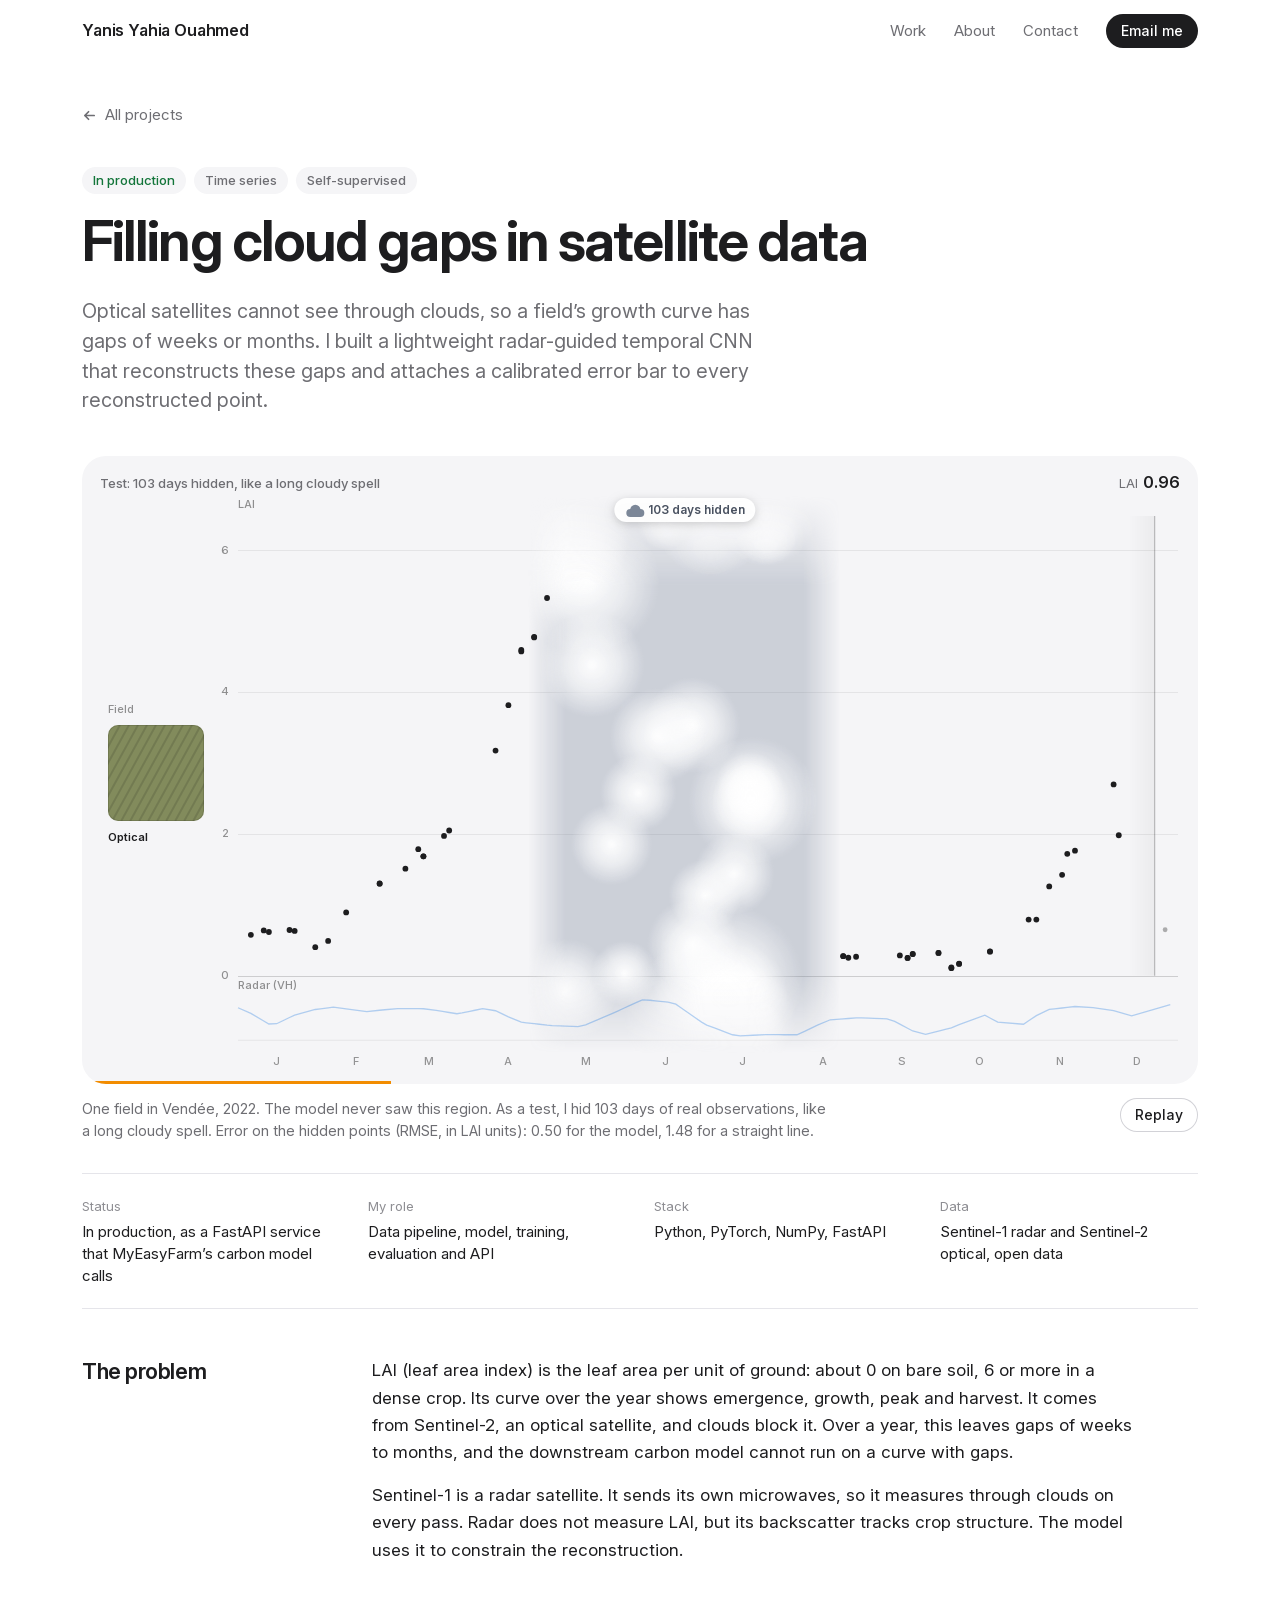
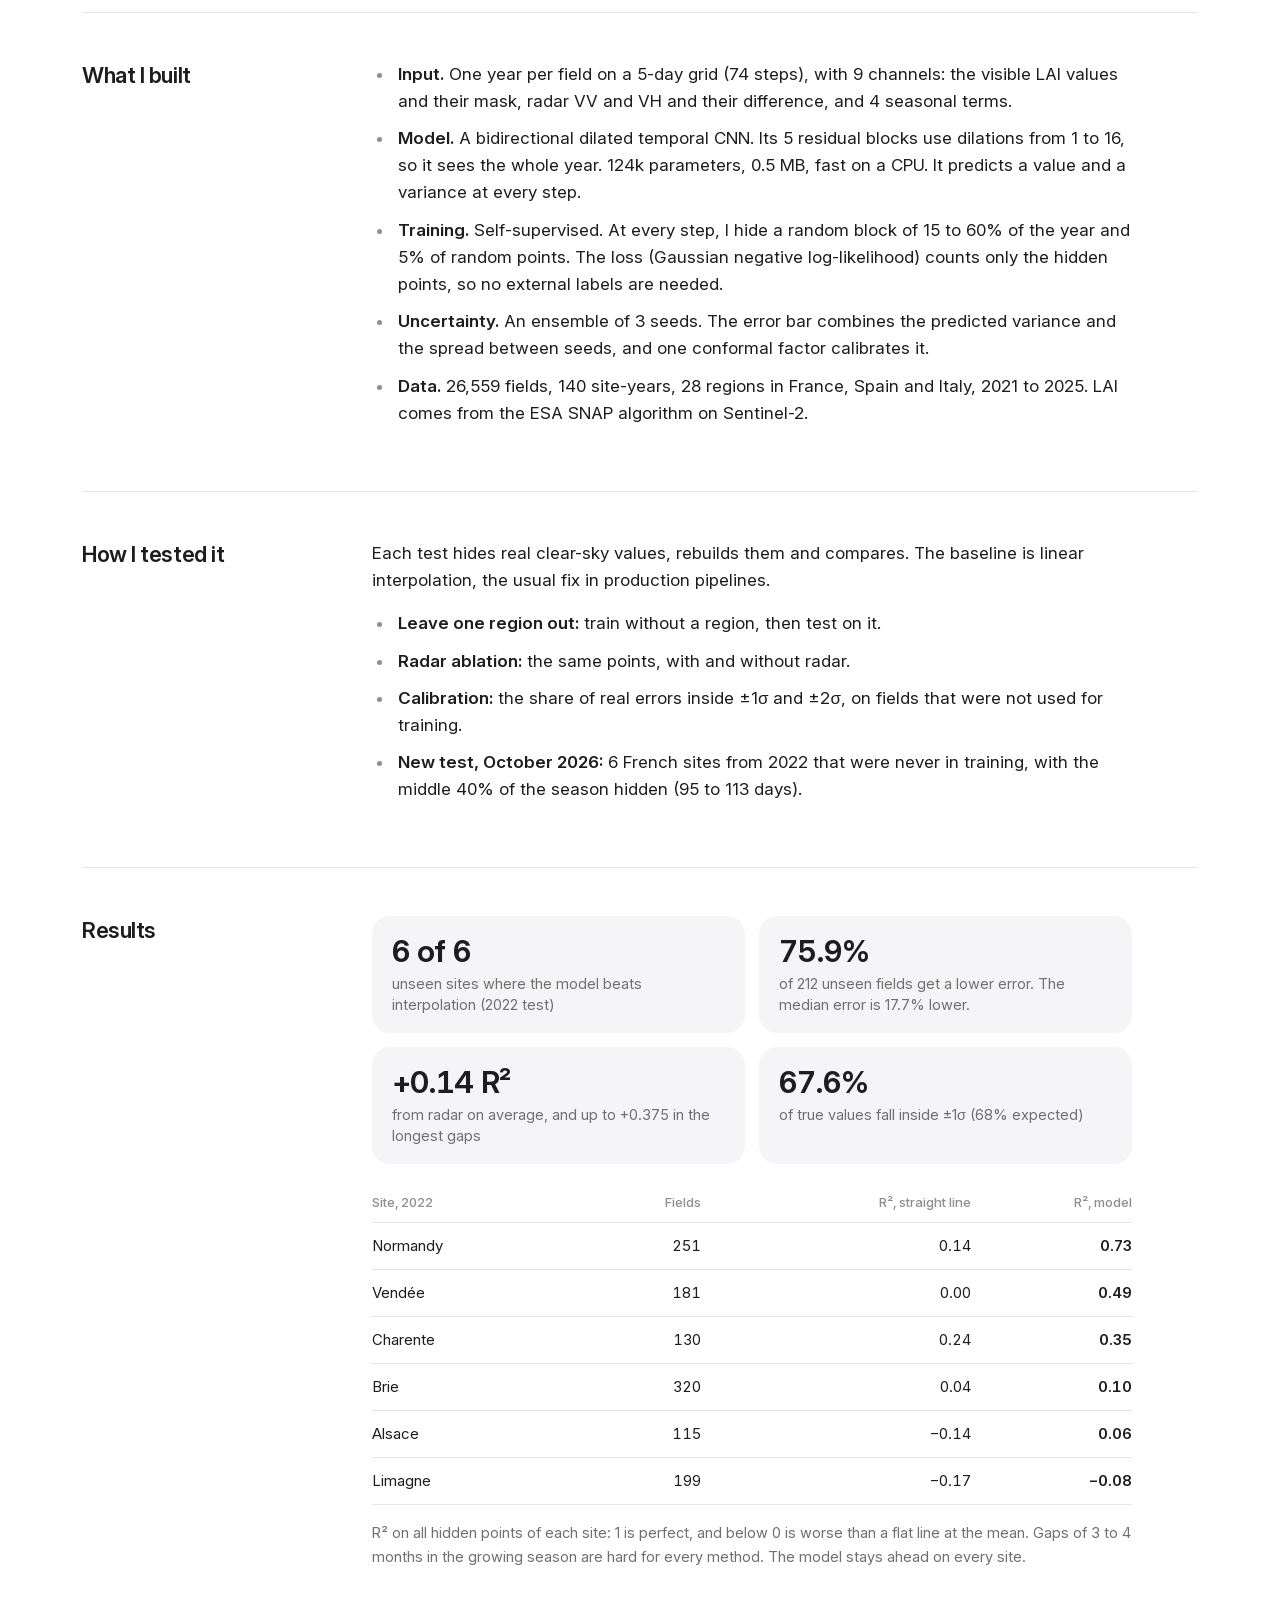
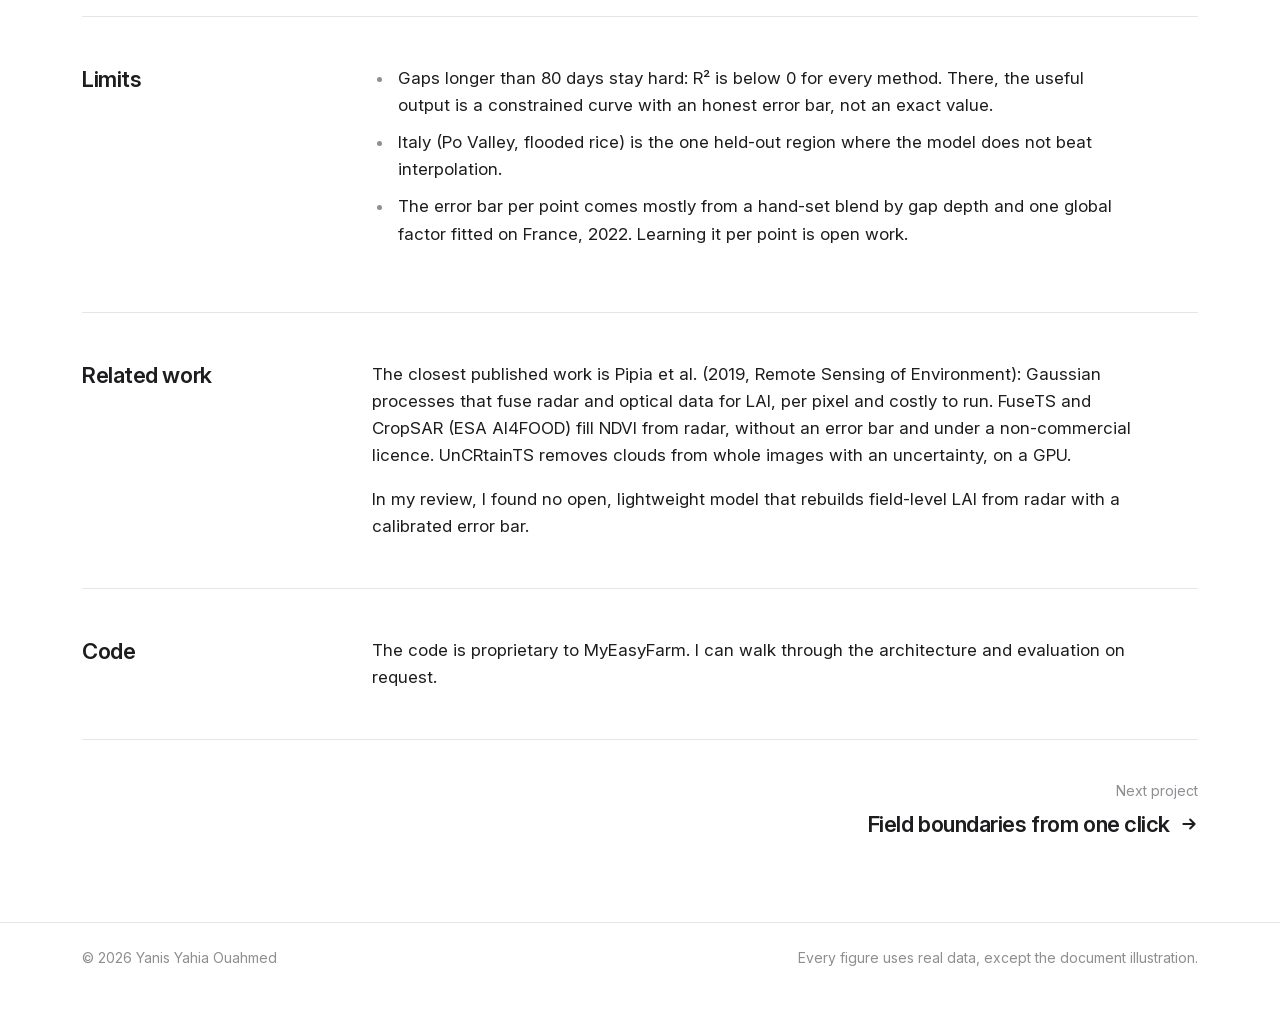
<file: work/cloud-gaps.html>
<!doctype html>
<html lang="en">
<head>
<meta charset="utf-8">
<meta name="viewport" content="width=device-width, initial-scale=1">
<meta name="theme-color" content="#FFFFFF">
<link rel="icon" href="../favicon.svg" type="image/svg+xml">
<link rel="stylesheet" href="../assets/site.css">
<meta property="og:image" content="https://yanisywd.github.io/assets/share.png">
<meta property="og:image:width" content="1200">
<meta property="og:image:height" content="630">
<meta name="twitter:card" content="summary_large_image">
<title>Filling cloud gaps in satellite data, Yanis Yahia Ouahmed</title>
<meta name="description" content="A lightweight radar-guided temporal CNN that reconstructs LAI curves under cloud cover, with a calibrated error bar. In production.">
</head>
<body>
<header class="nav">
  <div class="wrap">
    <a class="brand" href="../index.html">Yanis Yahia Ouahmed</a>
    <nav aria-label="Main">
      <a class="hide-s" href="../index.html#work">Work</a>
      <a class="hide-s" href="../index.html#about">About</a>
      <a href="../index.html#contact">Contact</a>
      <a class="btn small" href="mailto:yanistechside@gmail.com">Email me</a>
    </nav>
  </div>
</header>

<main class="detail wrap">
  <a class="back" href="../index.html#work"><svg viewBox="0 0 16 16" fill="none" stroke="currentColor" stroke-width="1.8" stroke-linecap="round" stroke-linejoin="round" aria-hidden="true"><path d="M13 8H3M7 4 3 8l4 4"/></svg> All projects</a>
  <div class="d-head">
    <div class="kicker"><span class="tag live">In production</span><span class="tag">Time series</span><span class="tag">Self-supervised</span></div>
    <h1>Filling cloud gaps in satellite data</h1>
    <p class="lead">Optical satellites cannot see through clouds, so a field’s growth curve has gaps of weeks or months. I built a lightweight radar-guided temporal CNN that reconstructs these gaps and attaches a calibrated error bar to every reconstructed point.</p>
  </div>
  <figure class="figure">
    <div class="stage" data-widget="lai" data-mode="auto"></div>
    <figcaption><span>One field in Vendée, 2022. The model never saw this region. As a test, I hid 103 days of real observations, like a long cloudy spell. Error on the hidden points (RMSE, in LAI units): 0.50 for the model, 1.48 for a straight line.</span><button class="btn ghost small" type="button" data-replay>Replay</button></figcaption>
  </figure>
  <dl class="facts">
    <div><dt>Status</dt><dd>In production, as a FastAPI service that MyEasyFarm’s carbon model calls</dd></div>
    <div><dt>My role</dt><dd>Data pipeline, model, training, evaluation and API</dd></div>
    <div><dt>Stack</dt><dd>Python, PyTorch, NumPy, FastAPI</dd></div>
    <div><dt>Data</dt><dd>Sentinel-1 radar and Sentinel-2 optical, open data</dd></div>
  </dl>

  <section class="d-sec">
    <h2>The problem</h2>
    <div class="prose">
      <p>LAI (leaf area index) is the leaf area per unit of ground: about 0 on bare soil, 6 or more in a dense crop. Its curve over the year shows emergence, growth, peak and harvest. It comes from Sentinel-2, an optical satellite, and clouds block it. Over a year, this leaves gaps of weeks to months, and the downstream carbon model cannot run on a curve with gaps.</p>
      <p>Sentinel-1 is a radar satellite. It sends its own microwaves, so it measures through clouds on every pass. Radar does not measure LAI, but its backscatter tracks crop structure. The model uses it to constrain the reconstruction.</p>
    </div>
  </section>

  <section class="d-sec">
    <h2>What I built</h2>
    <div class="prose">
      <ul>
        <li><b>Input.</b> One year per field on a 5-day grid (74 steps), with 9 channels: the visible LAI values and their mask, radar VV and VH and their difference, and 4 seasonal terms.</li>
        <li><b>Model.</b> A bidirectional dilated temporal CNN. Its 5 residual blocks use dilations from 1 to 16, so it sees the whole year. 124k parameters, 0.5 MB, fast on a CPU. It predicts a value and a variance at every step.</li>
        <li><b>Training.</b> Self-supervised. At every step, I hide a random block of 15 to 60% of the year and 5% of random points. The loss (Gaussian negative log-likelihood) counts only the hidden points, so no external labels are needed.</li>
        <li><b>Uncertainty.</b> An ensemble of 3 seeds. The error bar combines the predicted variance and the spread between seeds, and one conformal factor calibrates it.</li>
        <li><b>Data.</b> 26,559 fields, 140 site-years, 28 regions in France, Spain and Italy, 2021 to 2025. LAI comes from the ESA SNAP algorithm on Sentinel-2.</li>
      </ul>
    </div>
  </section>

  <section class="d-sec">
    <h2>How I tested it</h2>
    <div class="prose">
      <p>Each test hides real clear-sky values, rebuilds them and compares. The baseline is linear interpolation, the usual fix in production pipelines.</p>
      <ul>
        <li><b>Leave one region out:</b> train without a region, then test on it.</li>
        <li><b>Radar ablation:</b> the same points, with and without radar.</li>
        <li><b>Calibration:</b> the share of real errors inside ±1σ and ±2σ, on fields that were not used for training.</li>
        <li><b>New test, October 2026:</b> 6 French sites from 2022 that were never in training, with the middle 40% of the season hidden (95 to 113 days).</li>
      </ul>
    </div>
  </section>

  <section class="d-sec">
    <h2>Results</h2>
    <div class="prose">
      <div class="stats">
        <div class="stat"><b>6 of 6</b><span>unseen sites where the model beats interpolation (2022 test)</span></div>
        <div class="stat"><b>75.9%</b><span>of 212 unseen fields get a lower error. The median error is 17.7% lower.</span></div>
        <div class="stat"><b>+0.14 R²</b><span>from radar on average, and up to +0.375 in the longest gaps</span></div>
        <div class="stat"><b>67.6%</b><span>of true values fall inside ±1σ (68% expected)</span></div>
      </div>
      <div class="tw">
        <table class="t">
          <thead><tr><th>Site, 2022</th><th class="n">Fields</th><th class="n">R², straight line</th><th class="n">R², model</th></tr></thead>
          <tbody>
            <tr><td>Normandy</td><td class="n">251</td><td class="n">0.14</td><td class="n w">0.73</td></tr>
            <tr><td>Vendée</td><td class="n">181</td><td class="n">0.00</td><td class="n w">0.49</td></tr>
            <tr><td>Charente</td><td class="n">130</td><td class="n">0.24</td><td class="n w">0.35</td></tr>
            <tr><td>Brie</td><td class="n">320</td><td class="n">0.04</td><td class="n w">0.10</td></tr>
            <tr><td>Alsace</td><td class="n">115</td><td class="n">−0.14</td><td class="n w">0.06</td></tr>
            <tr><td>Limagne</td><td class="n">199</td><td class="n">−0.17</td><td class="n w">−0.08</td></tr>
          </tbody>
        </table>
      </div>
      <p class="note">R² on all hidden points of each site: 1 is perfect, and below 0 is worse than a flat line at the mean. Gaps of 3 to 4 months in the growing season are hard for every method. The model stays ahead on every site.</p>
    </div>
  </section>

  <section class="d-sec">
    <h2>Limits</h2>
    <div class="prose">
      <ul>
        <li>Gaps longer than 80 days stay hard: R² is below 0 for every method. There, the useful output is a constrained curve with an honest error bar, not an exact value.</li>
        <li>Italy (Po Valley, flooded rice) is the one held-out region where the model does not beat interpolation.</li>
        <li>The error bar per point comes mostly from a hand-set blend by gap depth and one global factor fitted on France, 2022. Learning it per point is open work.</li>
      </ul>
    </div>
  </section>

  <section class="d-sec">
    <h2>Related work</h2>
    <div class="prose">
      <p>The closest published work is Pipia et al. (2019, Remote Sensing of Environment): Gaussian processes that fuse radar and optical data for LAI, per pixel and costly to run. FuseTS and CropSAR (ESA AI4FOOD) fill NDVI from radar, without an error bar and under a non-commercial licence. UnCRtainTS removes clouds from whole images with an uncertainty, on a GPU.</p>
      <p>In my review, I found no open, lightweight model that rebuilds field-level LAI from radar with a calibrated error bar.</p>
    </div>
  </section>

  <section class="d-sec">
    <h2>Code</h2>
    <div class="prose">
      <p>The code is proprietary to MyEasyFarm. I can walk through the architecture and evaluation on request.</p>
    </div>
  </section>

  <nav class="next" aria-label="Next project"><a href="field-boundaries.html"><span class="l">Next project</span><span class="t2">Field boundaries from one click <svg viewBox="0 0 16 16" fill="none" stroke="currentColor" stroke-width="1.8" stroke-linecap="round" stroke-linejoin="round" aria-hidden="true"><path d="M3 8h10M9 4l4 4-4 4"/></svg></span></a></nav>
</main>

<footer>
  <div class="wrap"><span>© 2026 Yanis Yahia Ouahmed</span><span>Every figure uses real data, except the document illustration.</span></div>
</footer>
<script src="../assets/data.js"></script>
<script src="../assets/widgets.js"></script>
</body>
</html>
</file>
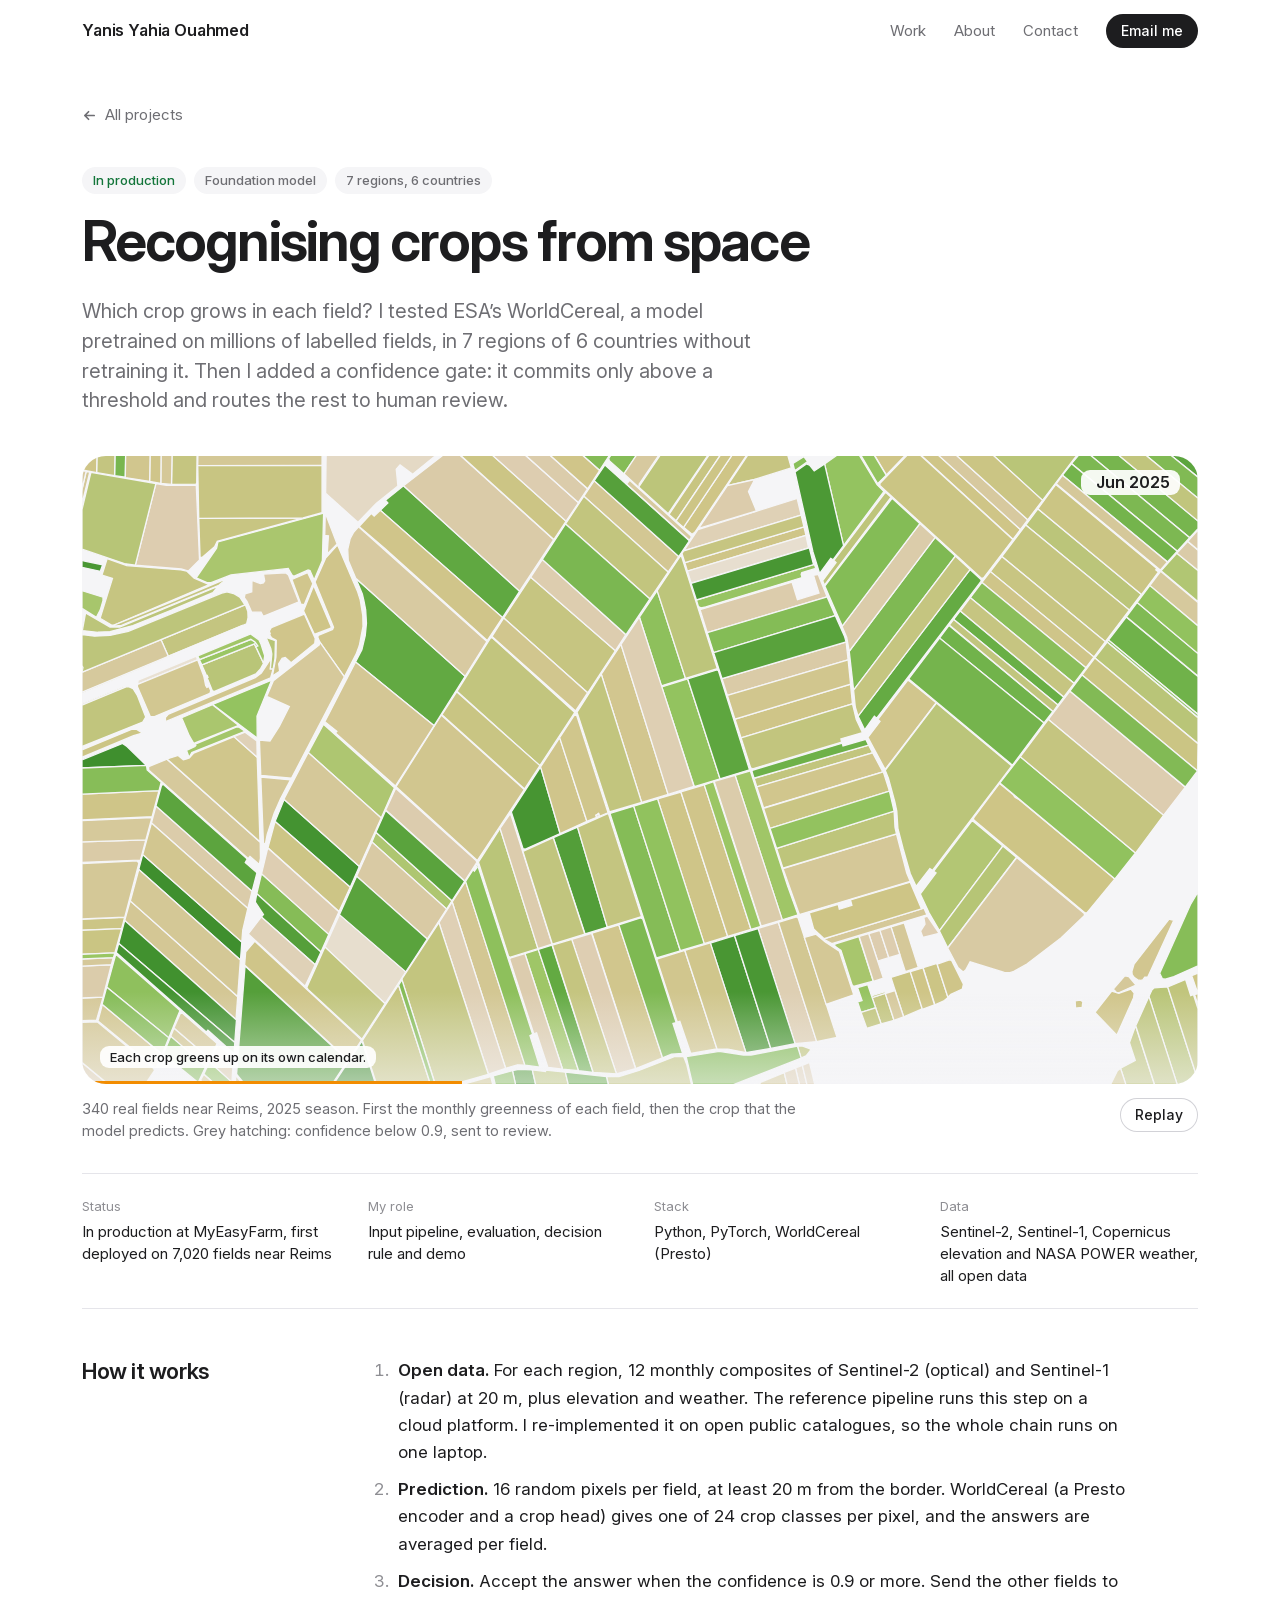
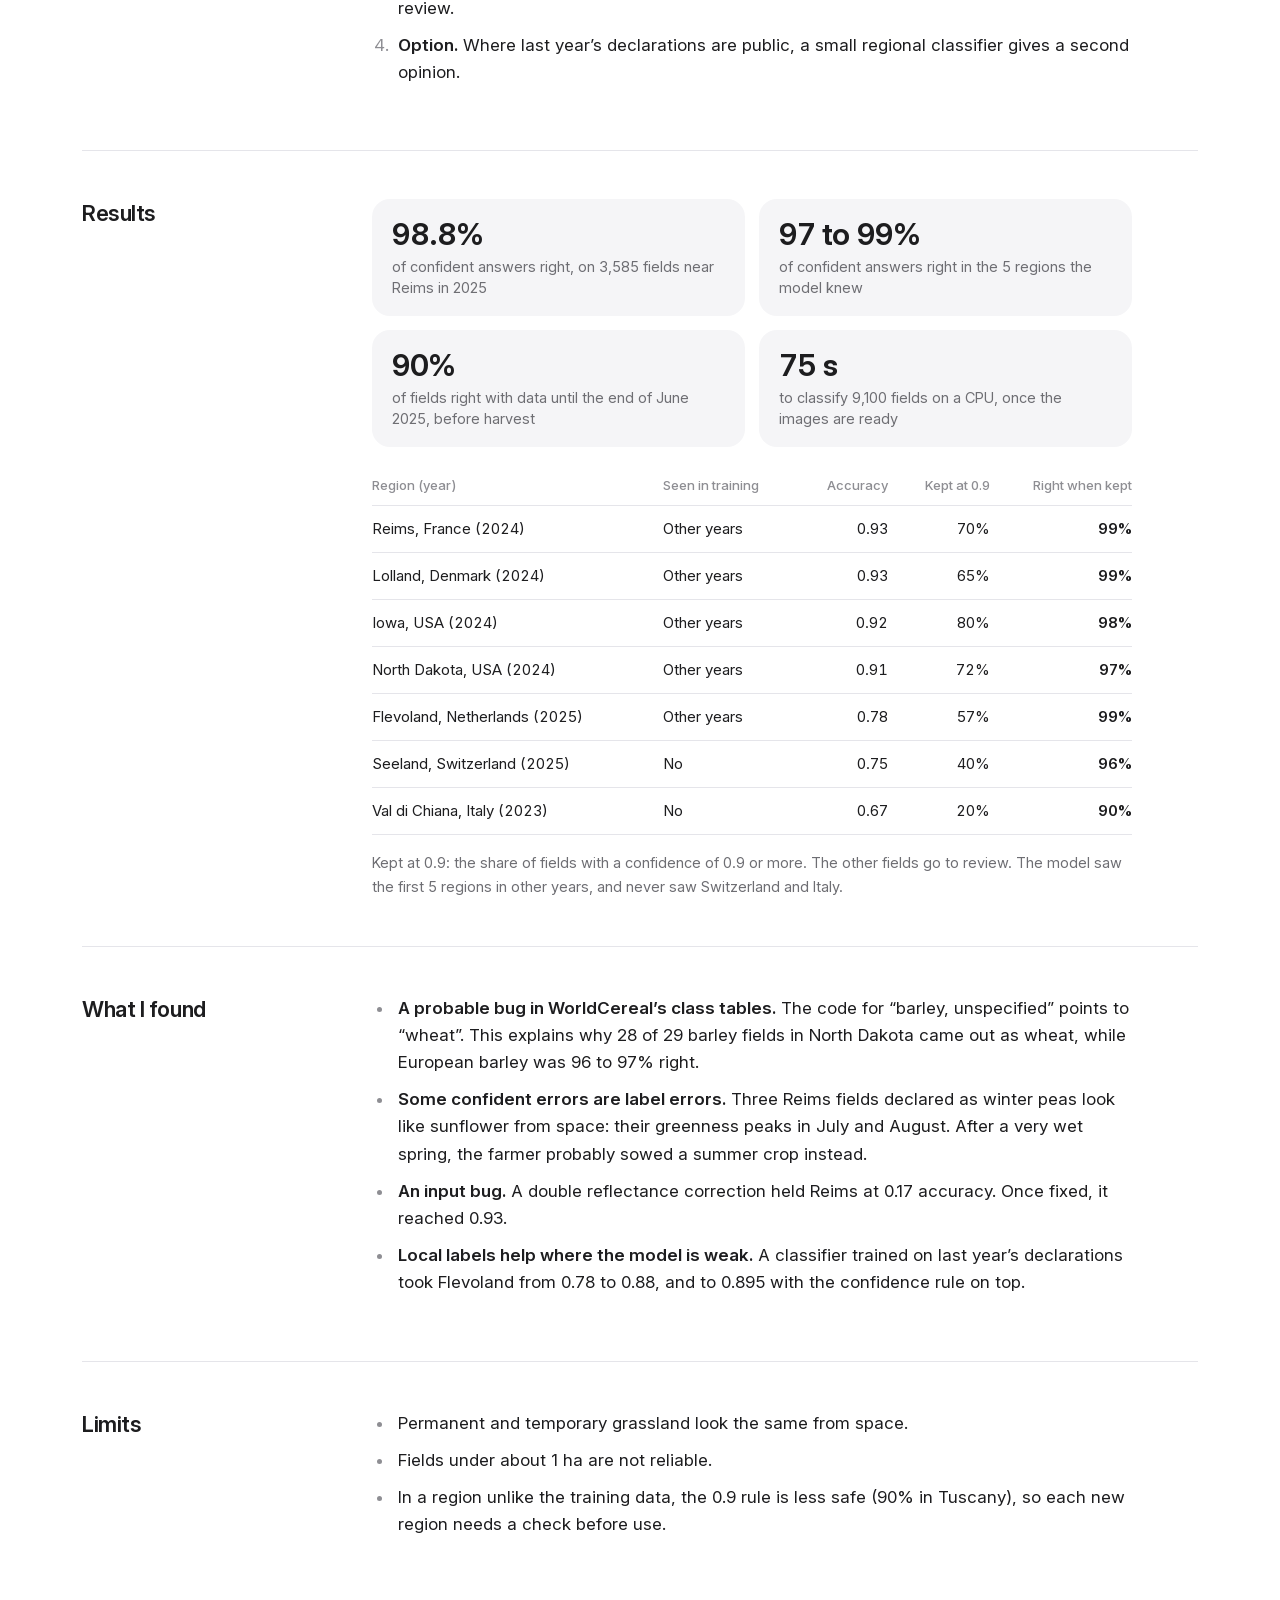
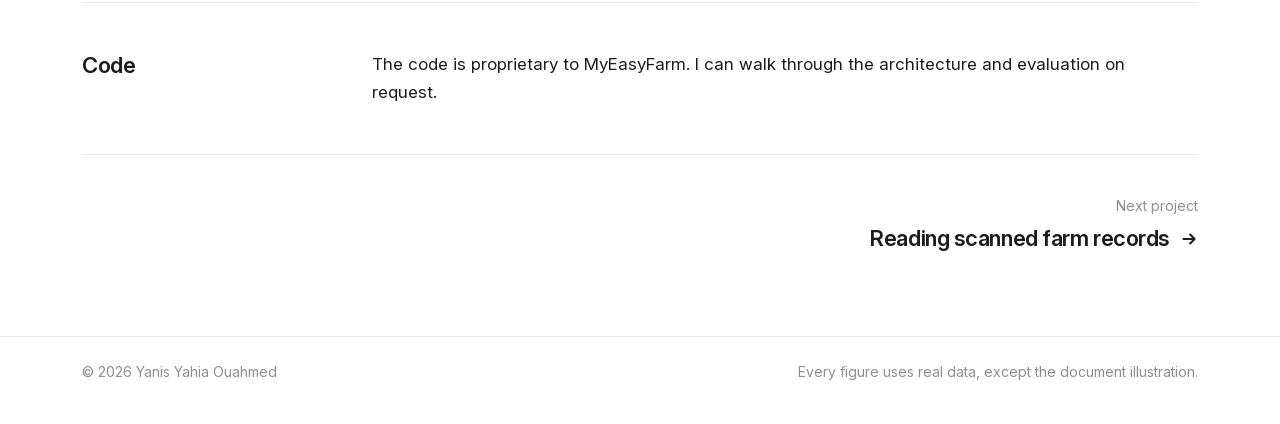
<file: work/crop-recognition.html>
<!doctype html>
<html lang="en">
<head>
<meta charset="utf-8">
<meta name="viewport" content="width=device-width, initial-scale=1">
<meta name="theme-color" content="#FFFFFF">
<link rel="icon" href="../favicon.svg" type="image/svg+xml">
<link rel="stylesheet" href="../assets/site.css">
<meta property="og:image" content="https://yanisywd.github.io/assets/share.png">
<meta property="og:image:width" content="1200">
<meta property="og:image:height" content="630">
<meta name="twitter:card" content="summary_large_image">
<title>Recognising crops from space, Yanis Yahia Ouahmed</title>
<meta name="description" content="ESA WorldCereal tested in 7 regions of 6 countries without retraining, with a confidence rule. 98.8% of confident answers right on 3,585 fields near Reims.">
</head>
<body>
<header class="nav">
  <div class="wrap">
    <a class="brand" href="../index.html">Yanis Yahia Ouahmed</a>
    <nav aria-label="Main">
      <a class="hide-s" href="../index.html#work">Work</a>
      <a class="hide-s" href="../index.html#about">About</a>
      <a href="../index.html#contact">Contact</a>
      <a class="btn small" href="mailto:yanistechside@gmail.com">Email me</a>
    </nav>
  </div>
</header>

<main class="detail wrap">
  <a class="back" href="../index.html#work"><svg viewBox="0 0 16 16" fill="none" stroke="currentColor" stroke-width="1.8" stroke-linecap="round" stroke-linejoin="round" aria-hidden="true"><path d="M13 8H3M7 4 3 8l4 4"/></svg> All projects</a>
  <div class="d-head">
    <div class="kicker"><span class="tag live">In production</span><span class="tag">Foundation model</span><span class="tag">7 regions, 6 countries</span></div>
    <h1>Recognising crops from space</h1>
    <p class="lead">Which crop grows in each field? I tested ESA’s WorldCereal, a model pretrained on millions of labelled fields, in 7 regions of 6 countries without retraining it. Then I added a confidence gate: it commits only above a threshold and routes the rest to human review.</p>
  </div>
  <figure class="figure">
    <div class="stage" data-widget="crop" data-mode="auto"></div>
    <figcaption><span>340 real fields near Reims, 2025 season. First the monthly greenness of each field, then the crop that the model predicts. Grey hatching: confidence below 0.9, sent to review.</span><button class="btn ghost small" type="button" data-replay>Replay</button></figcaption>
  </figure>
  <dl class="facts">
    <div><dt>Status</dt><dd>In production at MyEasyFarm, first deployed on 7,020 fields near Reims</dd></div>
    <div><dt>My role</dt><dd>Input pipeline, evaluation, decision rule and demo</dd></div>
    <div><dt>Stack</dt><dd>Python, PyTorch, WorldCereal (Presto)</dd></div>
    <div><dt>Data</dt><dd>Sentinel-2, Sentinel-1, Copernicus elevation and NASA POWER weather, all open data</dd></div>
  </dl>

  <section class="d-sec">
    <h2>How it works</h2>
    <div class="prose">
      <ol>
        <li><b>Open data.</b> For each region, 12 monthly composites of Sentinel-2 (optical) and Sentinel-1 (radar) at 20 m, plus elevation and weather. The reference pipeline runs this step on a cloud platform. I re-implemented it on open public catalogues, so the whole chain runs on one laptop.</li>
        <li><b>Prediction.</b> 16 random pixels per field, at least 20 m from the border. WorldCereal (a Presto encoder and a crop head) gives one of 24 crop classes per pixel, and the answers are averaged per field.</li>
        <li><b>Decision.</b> Accept the answer when the confidence is 0.9 or more. Send the other fields to review.</li>
        <li><b>Option.</b> Where last year’s declarations are public, a small regional classifier gives a second opinion.</li>
      </ol>
    </div>
  </section>

  <section class="d-sec">
    <h2>Results</h2>
    <div class="prose">
      <div class="stats">
        <div class="stat"><b>98.8%</b><span>of confident answers right, on 3,585 fields near Reims in 2025</span></div>
        <div class="stat"><b>97 to 99%</b><span>of confident answers right in the 5 regions the model knew</span></div>
        <div class="stat"><b>90%</b><span>of fields right with data until the end of June 2025, before harvest</span></div>
        <div class="stat"><b>75 s</b><span>to classify 9,100 fields on a CPU, once the images are ready</span></div>
      </div>
      <div class="tw">
        <table class="t">
          <thead><tr><th>Region (year)</th><th class="opt">Seen in training</th><th class="n">Accuracy</th><th class="n">Kept at 0.9</th><th class="n">Right when kept</th></tr></thead>
          <tbody>
            <tr><td>Reims, France (2024)</td><td class="opt">Other years</td><td class="n">0.93</td><td class="n">70%</td><td class="n w">99%</td></tr>
            <tr><td>Lolland, Denmark (2024)</td><td class="opt">Other years</td><td class="n">0.93</td><td class="n">65%</td><td class="n w">99%</td></tr>
            <tr><td>Iowa, USA (2024)</td><td class="opt">Other years</td><td class="n">0.92</td><td class="n">80%</td><td class="n w">98%</td></tr>
            <tr><td>North Dakota, USA (2024)</td><td class="opt">Other years</td><td class="n">0.91</td><td class="n">72%</td><td class="n w">97%</td></tr>
            <tr><td>Flevoland, Netherlands (2025)</td><td class="opt">Other years</td><td class="n">0.78</td><td class="n">57%</td><td class="n w">99%</td></tr>
            <tr><td>Seeland, Switzerland (2025)</td><td class="opt">No</td><td class="n">0.75</td><td class="n">40%</td><td class="n w">96%</td></tr>
            <tr><td>Val di Chiana, Italy (2023)</td><td class="opt">No</td><td class="n">0.67</td><td class="n">20%</td><td class="n w">90%</td></tr>
          </tbody>
        </table>
      </div>
      <p class="note">Kept at 0.9: the share of fields with a confidence of 0.9 or more. The other fields go to review. The model saw the first 5 regions in other years, and never saw Switzerland and Italy.</p>
    </div>
  </section>

  <section class="d-sec">
    <h2>What I found</h2>
    <div class="prose">
      <ul>
        <li><b>A probable bug in WorldCereal’s class tables.</b> The code for “barley, unspecified” points to “wheat”. This explains why 28 of 29 barley fields in North Dakota came out as wheat, while European barley was 96 to 97% right.</li>
        <li><b>Some confident errors are label errors.</b> Three Reims fields declared as winter peas look like sunflower from space: their greenness peaks in July and August. After a very wet spring, the farmer probably sowed a summer crop instead.</li>
        <li><b>An input bug.</b> A double reflectance correction held Reims at 0.17 accuracy. Once fixed, it reached 0.93.</li>
        <li><b>Local labels help where the model is weak.</b> A classifier trained on last year’s declarations took Flevoland from 0.78 to 0.88, and to 0.895 with the confidence rule on top.</li>
      </ul>
    </div>
  </section>

  <section class="d-sec">
    <h2>Limits</h2>
    <div class="prose">
      <ul>
        <li>Permanent and temporary grassland look the same from space.</li>
        <li>Fields under about 1 ha are not reliable.</li>
        <li>In a region unlike the training data, the 0.9 rule is less safe (90% in Tuscany), so each new region needs a check before use.</li>
      </ul>
    </div>
  </section>

  <section class="d-sec">
    <h2>Code</h2>
    <div class="prose">
      <p>The code is proprietary to MyEasyFarm. I can walk through the architecture and evaluation on request.</p>
    </div>
  </section>

  <nav class="next" aria-label="Next project"><a href="scanned-records.html"><span class="l">Next project</span><span class="t2">Reading scanned farm records <svg viewBox="0 0 16 16" fill="none" stroke="currentColor" stroke-width="1.8" stroke-linecap="round" stroke-linejoin="round" aria-hidden="true"><path d="M3 8h10M9 4l4 4-4 4"/></svg></span></a></nav>
</main>

<footer>
  <div class="wrap"><span>© 2026 Yanis Yahia Ouahmed</span><span>Every figure uses real data, except the document illustration.</span></div>
</footer>
<script src="../assets/data.js"></script>
<script src="../assets/widgets.js"></script>
</body>
</html>
</file>
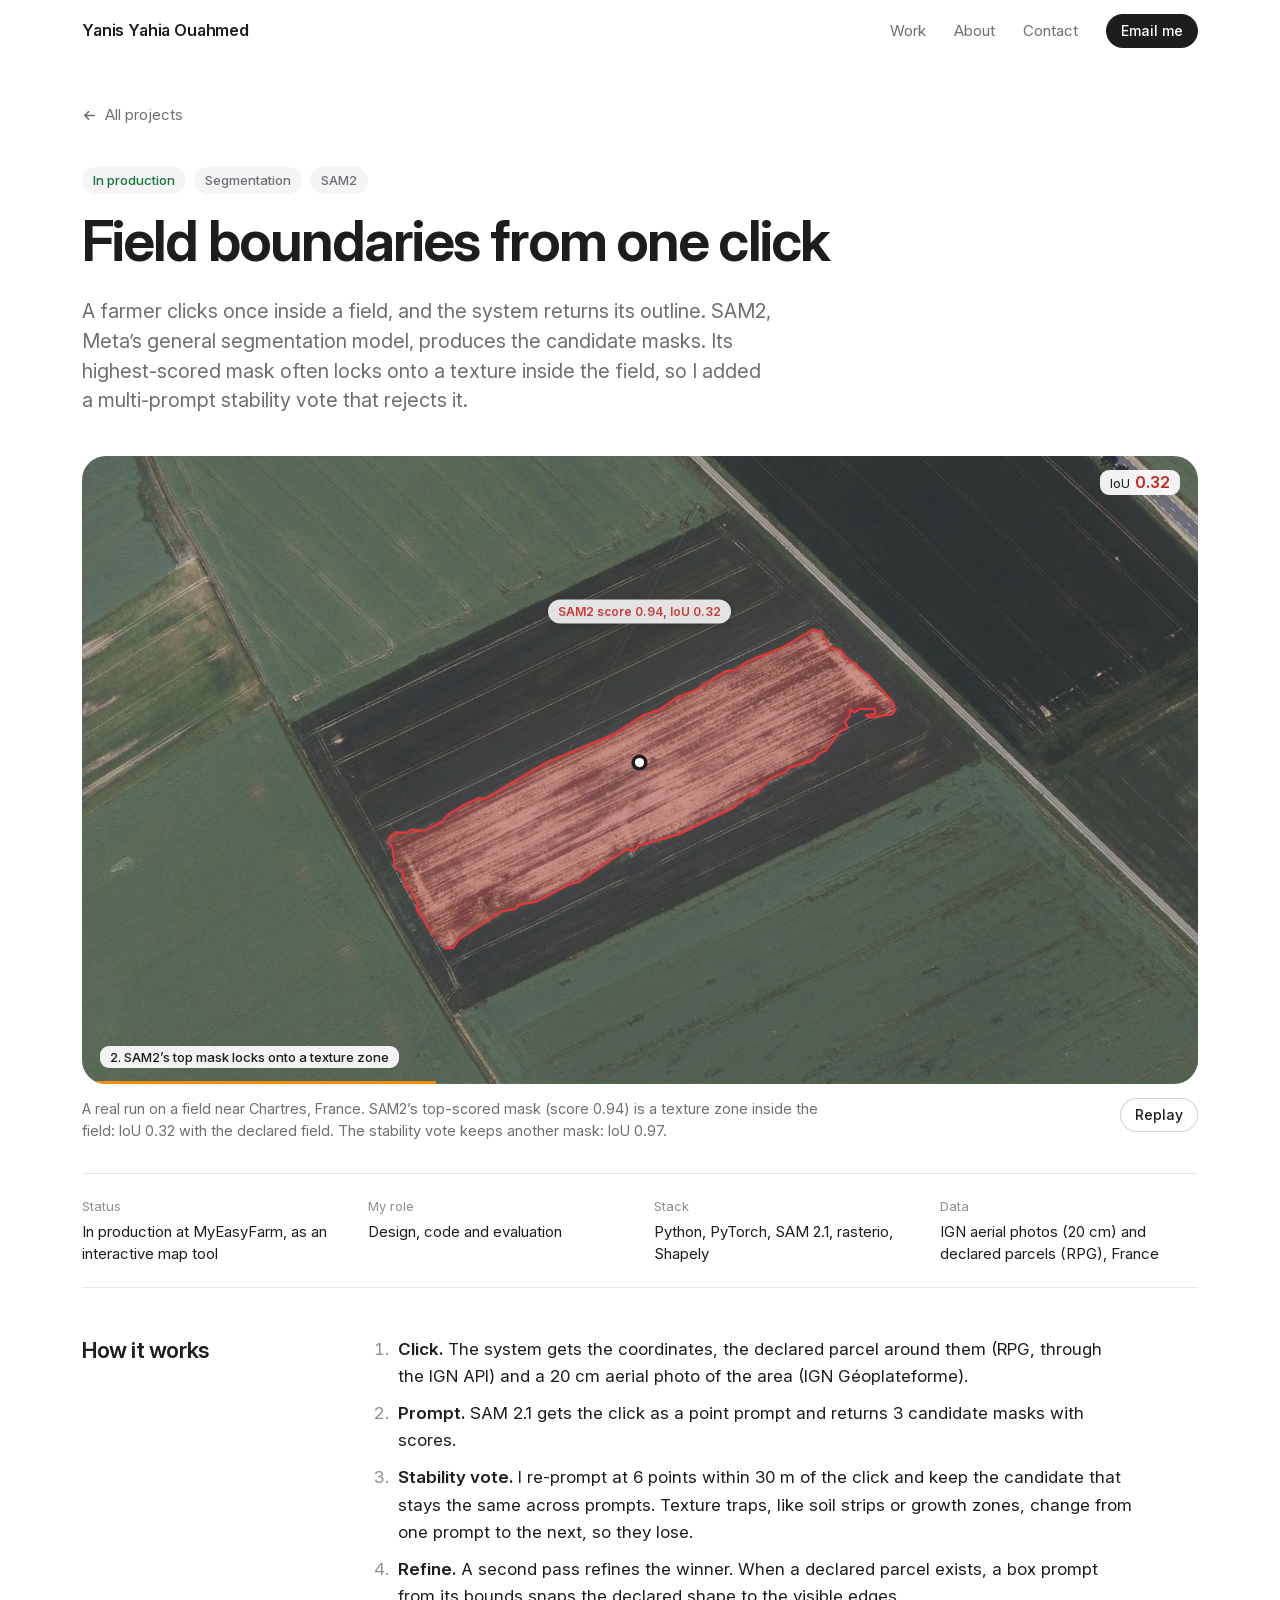
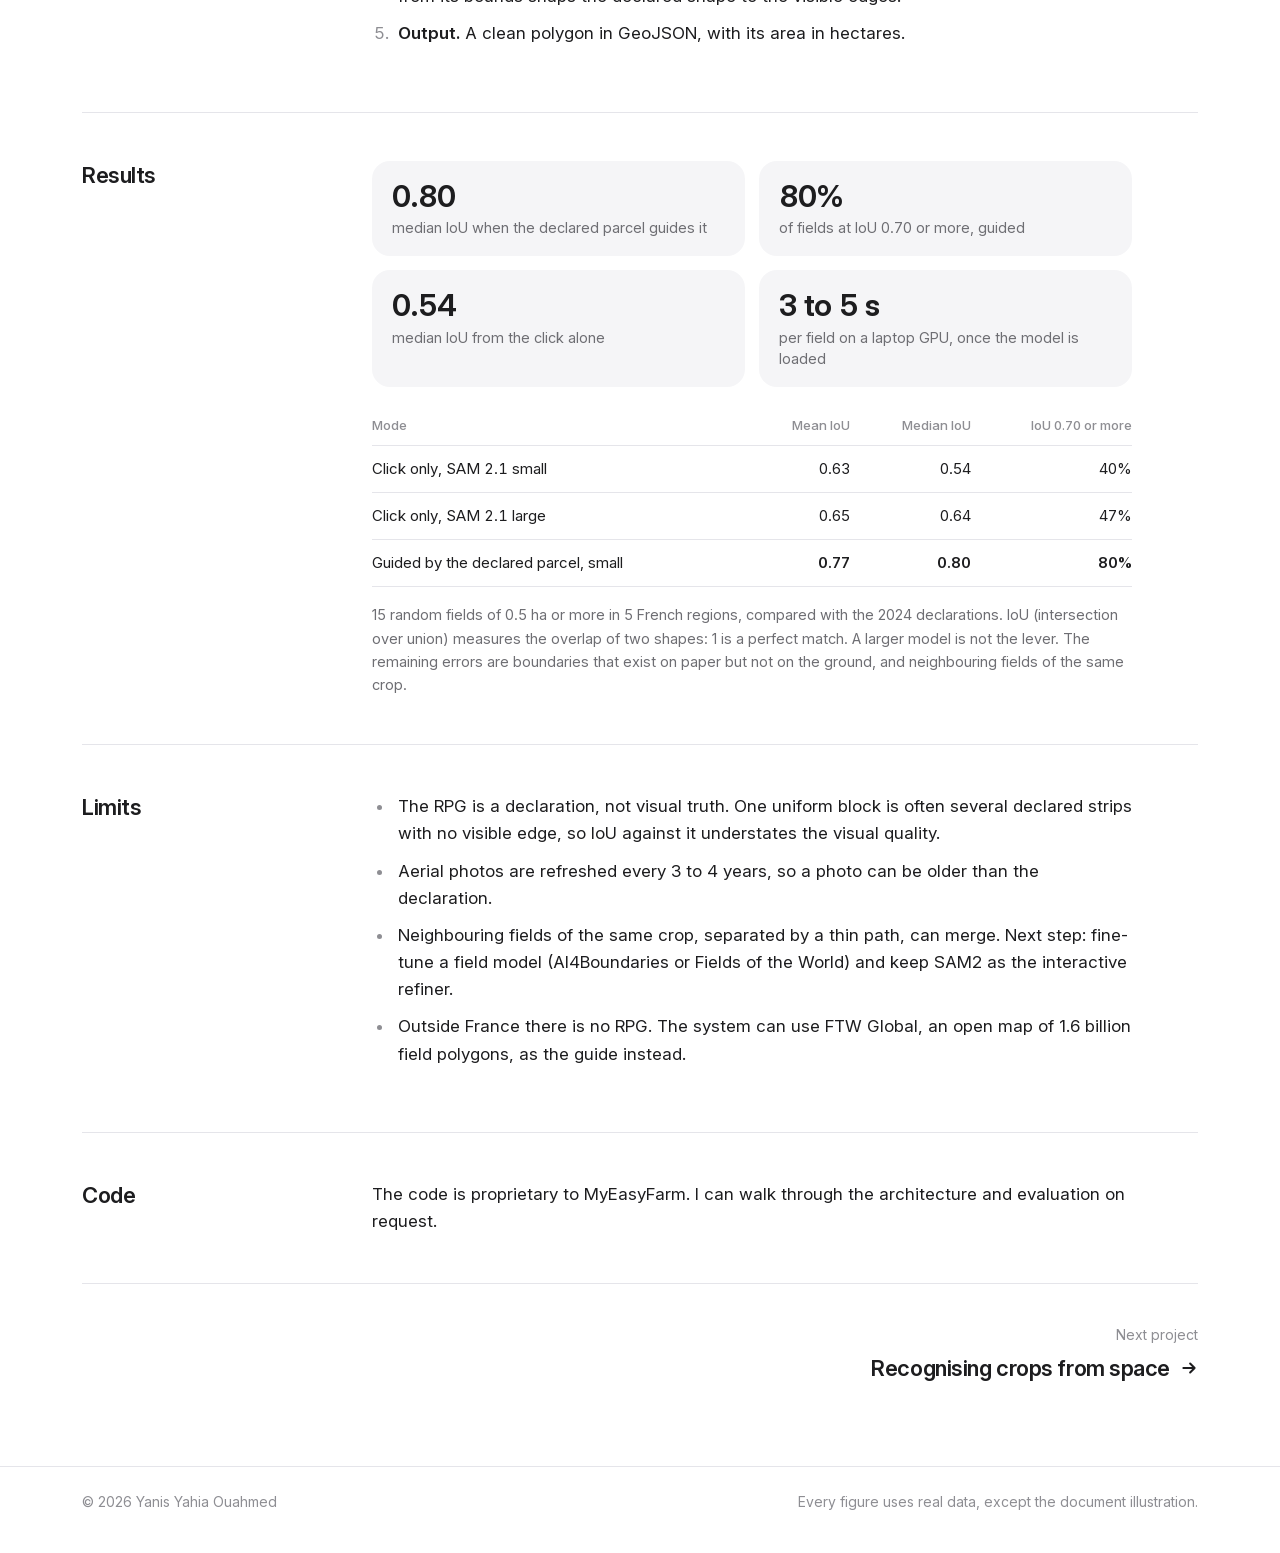
<file: work/field-boundaries.html>
<!doctype html>
<html lang="en">
<head>
<meta charset="utf-8">
<meta name="viewport" content="width=device-width, initial-scale=1">
<meta name="theme-color" content="#FFFFFF">
<link rel="icon" href="../favicon.svg" type="image/svg+xml">
<link rel="stylesheet" href="../assets/site.css">
<meta property="og:image" content="https://yanisywd.github.io/assets/share.png">
<meta property="og:image:width" content="1200">
<meta property="og:image:height" content="630">
<meta name="twitter:card" content="summary_large_image">
<title>Field boundaries from one click, Yanis Yahia Ouahmed</title>
<meta name="description" content="One click inside a field returns its outline: SAM2 with a multi-prompt stability vote that rejects texture-locked masks. Median IoU 0.80 on 15 random fields.">
</head>
<body>
<header class="nav">
  <div class="wrap">
    <a class="brand" href="../index.html">Yanis Yahia Ouahmed</a>
    <nav aria-label="Main">
      <a class="hide-s" href="../index.html#work">Work</a>
      <a class="hide-s" href="../index.html#about">About</a>
      <a href="../index.html#contact">Contact</a>
      <a class="btn small" href="mailto:yanistechside@gmail.com">Email me</a>
    </nav>
  </div>
</header>

<main class="detail wrap">
  <a class="back" href="../index.html#work"><svg viewBox="0 0 16 16" fill="none" stroke="currentColor" stroke-width="1.8" stroke-linecap="round" stroke-linejoin="round" aria-hidden="true"><path d="M13 8H3M7 4 3 8l4 4"/></svg> All projects</a>
  <div class="d-head">
    <div class="kicker"><span class="tag live">In production</span><span class="tag">Segmentation</span><span class="tag">SAM2</span></div>
    <h1>Field boundaries from one click</h1>
    <p class="lead">A farmer clicks once inside a field, and the system returns its outline. SAM2, Meta’s general segmentation model, produces the candidate masks. Its highest-scored mask often locks onto a texture inside the field, so I added a multi-prompt stability vote that rejects it.</p>
  </div>
  <figure class="figure">
    <div class="stage" data-widget="field" data-mode="auto"></div>
    <figcaption><span>A real run on a field near Chartres, France. SAM2’s top-scored mask (score 0.94) is a texture zone inside the field: IoU 0.32 with the declared field. The stability vote keeps another mask: IoU 0.97.</span><button class="btn ghost small" type="button" data-replay>Replay</button></figcaption>
  </figure>
  <dl class="facts">
    <div><dt>Status</dt><dd>In production at MyEasyFarm, as an interactive map tool</dd></div>
    <div><dt>My role</dt><dd>Design, code and evaluation</dd></div>
    <div><dt>Stack</dt><dd>Python, PyTorch, SAM 2.1, rasterio, Shapely</dd></div>
    <div><dt>Data</dt><dd>IGN aerial photos (20 cm) and declared parcels (RPG), France</dd></div>
  </dl>

  <section class="d-sec">
    <h2>How it works</h2>
    <div class="prose">
      <ol>
        <li><b>Click.</b> The system gets the coordinates, the declared parcel around them (RPG, through the IGN API) and a 20 cm aerial photo of the area (IGN Géoplateforme).</li>
        <li><b>Prompt.</b> SAM 2.1 gets the click as a point prompt and returns 3 candidate masks with scores.</li>
        <li><b>Stability vote.</b> I re-prompt at 6 points within 30 m of the click and keep the candidate that stays the same across prompts. Texture traps, like soil strips or growth zones, change from one prompt to the next, so they lose.</li>
        <li><b>Refine.</b> A second pass refines the winner. When a declared parcel exists, a box prompt from its bounds snaps the declared shape to the visible edges.</li>
        <li><b>Output.</b> A clean polygon in GeoJSON, with its area in hectares.</li>
      </ol>
    </div>
  </section>

  <section class="d-sec">
    <h2>Results</h2>
    <div class="prose">
      <div class="stats">
        <div class="stat"><b>0.80</b><span>median IoU when the declared parcel guides it</span></div>
        <div class="stat"><b>80%</b><span>of fields at IoU 0.70 or more, guided</span></div>
        <div class="stat"><b>0.54</b><span>median IoU from the click alone</span></div>
        <div class="stat"><b>3 to 5 s</b><span>per field on a laptop GPU, once the model is loaded</span></div>
      </div>
      <div class="tw">
        <table class="t">
          <thead><tr><th>Mode</th><th class="n">Mean IoU</th><th class="n">Median IoU</th><th class="n">IoU 0.70 or more</th></tr></thead>
          <tbody>
            <tr><td>Click only, SAM 2.1 small</td><td class="n">0.63</td><td class="n">0.54</td><td class="n">40%</td></tr>
            <tr><td>Click only, SAM 2.1 large</td><td class="n">0.65</td><td class="n">0.64</td><td class="n">47%</td></tr>
            <tr><td>Guided by the declared parcel, small</td><td class="n w">0.77</td><td class="n w">0.80</td><td class="n w">80%</td></tr>
          </tbody>
        </table>
      </div>
      <p class="note">15 random fields of 0.5 ha or more in 5 French regions, compared with the 2024 declarations. IoU (intersection over union) measures the overlap of two shapes: 1 is a perfect match. A larger model is not the lever. The remaining errors are boundaries that exist on paper but not on the ground, and neighbouring fields of the same crop.</p>
    </div>
  </section>

  <section class="d-sec">
    <h2>Limits</h2>
    <div class="prose">
      <ul>
        <li>The RPG is a declaration, not visual truth. One uniform block is often several declared strips with no visible edge, so IoU against it understates the visual quality.</li>
        <li>Aerial photos are refreshed every 3 to 4 years, so a photo can be older than the declaration.</li>
        <li>Neighbouring fields of the same crop, separated by a thin path, can merge. Next step: fine-tune a field model (AI4Boundaries or Fields of the World) and keep SAM2 as the interactive refiner.</li>
        <li>Outside France there is no RPG. The system can use FTW Global, an open map of 1.6 billion field polygons, as the guide instead.</li>
      </ul>
    </div>
  </section>

  <section class="d-sec">
    <h2>Code</h2>
    <div class="prose">
      <p>The code is proprietary to MyEasyFarm. I can walk through the architecture and evaluation on request.</p>
    </div>
  </section>

  <nav class="next" aria-label="Next project"><a href="crop-recognition.html"><span class="l">Next project</span><span class="t2">Recognising crops from space <svg viewBox="0 0 16 16" fill="none" stroke="currentColor" stroke-width="1.8" stroke-linecap="round" stroke-linejoin="round" aria-hidden="true"><path d="M3 8h10M9 4l4 4-4 4"/></svg></span></a></nav>
</main>

<footer>
  <div class="wrap"><span>© 2026 Yanis Yahia Ouahmed</span><span>Every figure uses real data, except the document illustration.</span></div>
</footer>
<script src="../assets/data.js"></script>
<script src="../assets/widgets.js"></script>
</body>
</html>
</file>
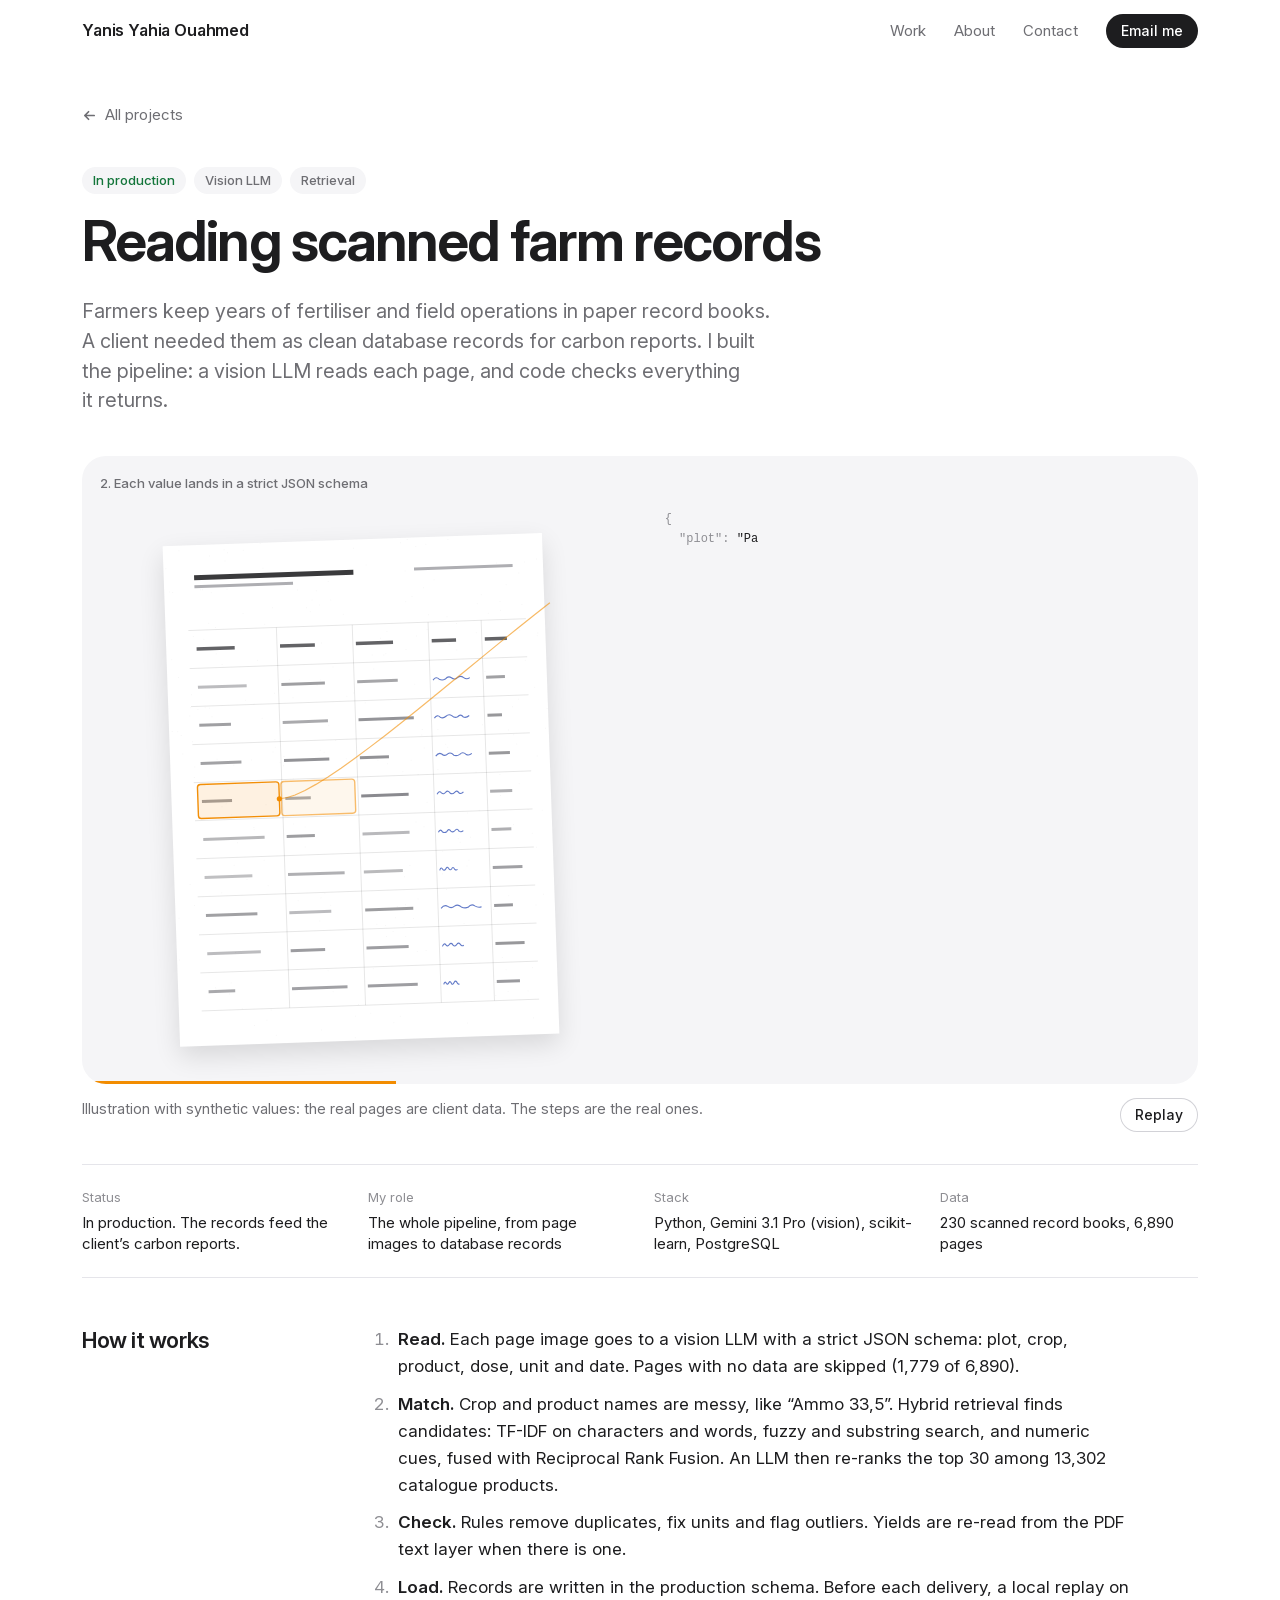
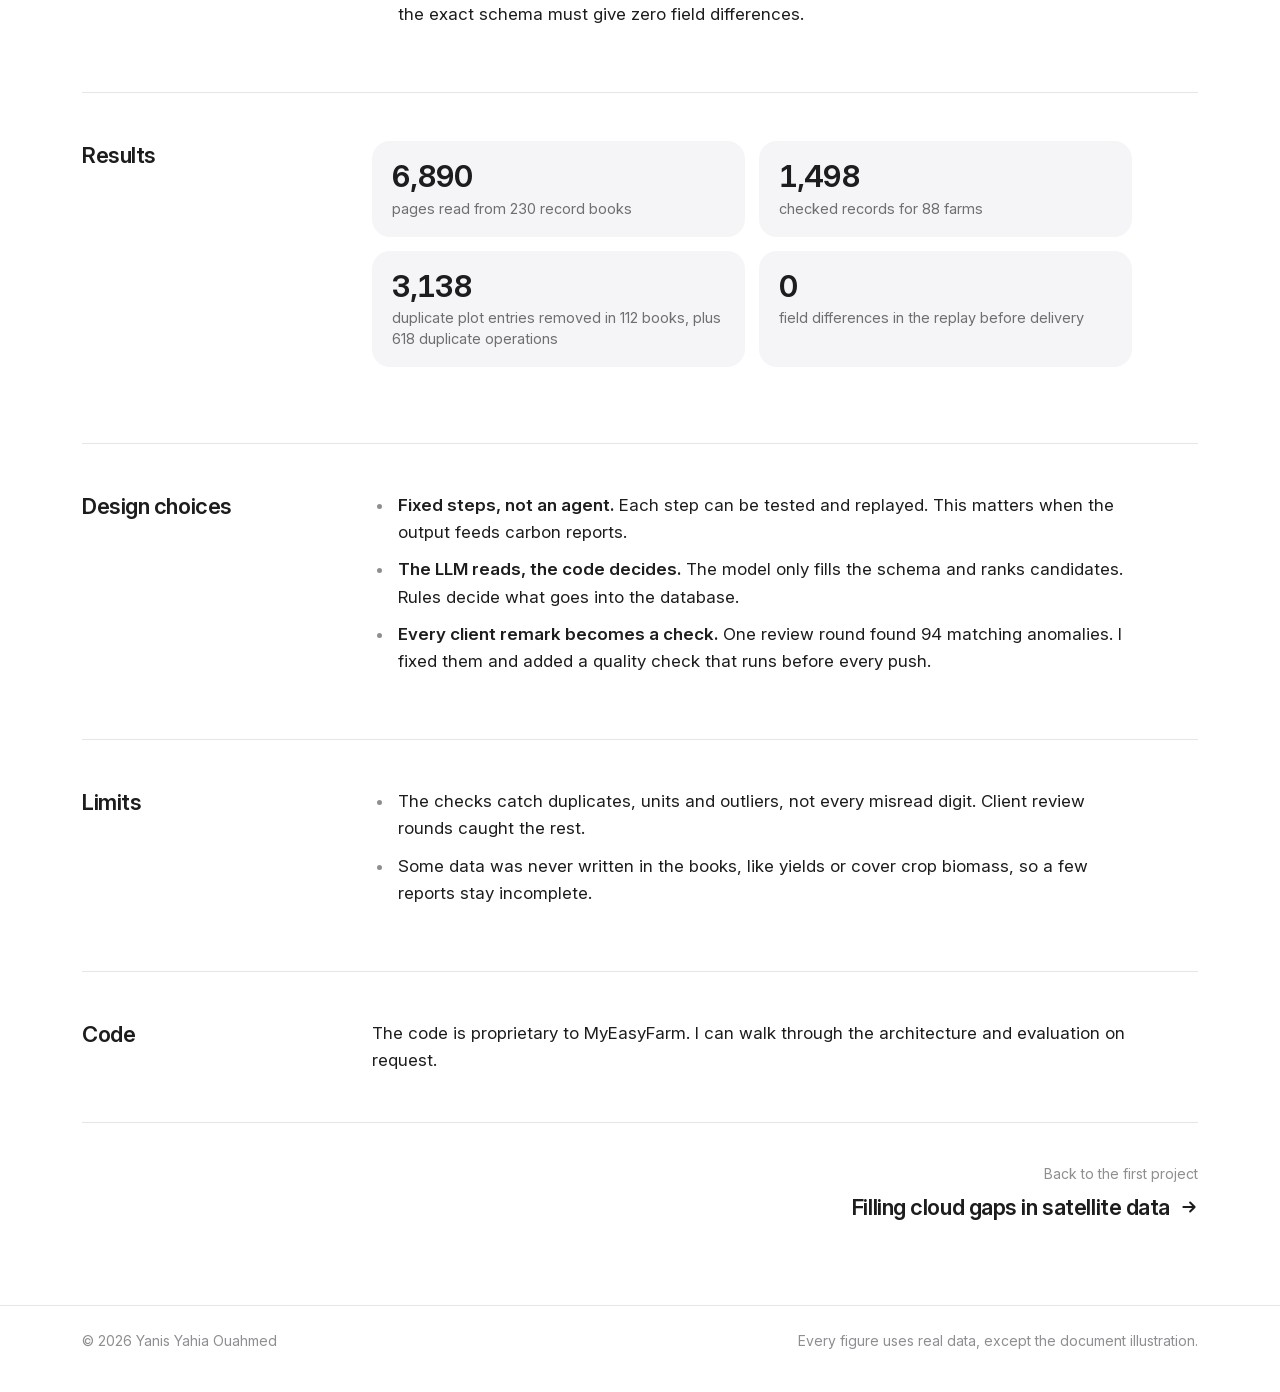
<file: work/scanned-records.html>
<!doctype html>
<html lang="en">
<head>
<meta charset="utf-8">
<meta name="viewport" content="width=device-width, initial-scale=1">
<meta name="theme-color" content="#FFFFFF">
<link rel="icon" href="../favicon.svg" type="image/svg+xml">
<link rel="stylesheet" href="../assets/site.css">
<meta property="og:image" content="https://yanisywd.github.io/assets/share.png">
<meta property="og:image:width" content="1200">
<meta property="og:image:height" content="630">
<meta name="twitter:card" content="summary_large_image">
<title>Reading scanned farm records, Yanis Yahia Ouahmed</title>
<meta name="description" content="A vision LLM pipeline that turned 6,890 scanned pages from 230 farm record books into 1,498 checked database records for carbon reports.">
</head>
<body>
<header class="nav">
  <div class="wrap">
    <a class="brand" href="../index.html">Yanis Yahia Ouahmed</a>
    <nav aria-label="Main">
      <a class="hide-s" href="../index.html#work">Work</a>
      <a class="hide-s" href="../index.html#about">About</a>
      <a href="../index.html#contact">Contact</a>
      <a class="btn small" href="mailto:yanistechside@gmail.com">Email me</a>
    </nav>
  </div>
</header>

<main class="detail wrap">
  <a class="back" href="../index.html#work"><svg viewBox="0 0 16 16" fill="none" stroke="currentColor" stroke-width="1.8" stroke-linecap="round" stroke-linejoin="round" aria-hidden="true"><path d="M13 8H3M7 4 3 8l4 4"/></svg> All projects</a>
  <div class="d-head">
    <div class="kicker"><span class="tag live">In production</span><span class="tag">Vision LLM</span><span class="tag">Retrieval</span></div>
    <h1>Reading scanned farm records</h1>
    <p class="lead">Farmers keep years of fertiliser and field operations in paper record books. A client needed them as clean database records for carbon reports. I built the pipeline: a vision LLM reads each page, and code checks everything it returns.</p>
  </div>
  <figure class="figure">
    <div class="stage" data-widget="docs" data-mode="auto"></div>
    <figcaption><span>Illustration with synthetic values: the real pages are client data. The steps are the real ones.</span><button class="btn ghost small" type="button" data-replay>Replay</button></figcaption>
  </figure>
  <dl class="facts">
    <div><dt>Status</dt><dd>In production. The records feed the client’s carbon reports.</dd></div>
    <div><dt>My role</dt><dd>The whole pipeline, from page images to database records</dd></div>
    <div><dt>Stack</dt><dd>Python, Gemini 3.1 Pro (vision), scikit-learn, PostgreSQL</dd></div>
    <div><dt>Data</dt><dd>230 scanned record books, 6,890 pages</dd></div>
  </dl>

  <section class="d-sec">
    <h2>How it works</h2>
    <div class="prose">
      <ol>
        <li><b>Read.</b> Each page image goes to a vision LLM with a strict JSON schema: plot, crop, product, dose, unit and date. Pages with no data are skipped (1,779 of 6,890).</li>
        <li><b>Match.</b> Crop and product names are messy, like “Ammo 33,5”. Hybrid retrieval finds candidates: TF-IDF on characters and words, fuzzy and substring search, and numeric cues, fused with Reciprocal Rank Fusion. An LLM then re-ranks the top 30 among 13,302 catalogue products.</li>
        <li><b>Check.</b> Rules remove duplicates, fix units and flag outliers. Yields are re-read from the PDF text layer when there is one.</li>
        <li><b>Load.</b> Records are written in the production schema. Before each delivery, a local replay on the exact schema must give zero field differences.</li>
      </ol>
    </div>
  </section>

  <section class="d-sec">
    <h2>Results</h2>
    <div class="prose">
      <div class="stats">
        <div class="stat"><b>6,890</b><span>pages read from 230 record books</span></div>
        <div class="stat"><b>1,498</b><span>checked records for 88 farms</span></div>
        <div class="stat"><b>3,138</b><span>duplicate plot entries removed in 112 books, plus 618 duplicate operations</span></div>
        <div class="stat"><b>0</b><span>field differences in the replay before delivery</span></div>
      </div>
    </div>
  </section>

  <section class="d-sec">
    <h2>Design choices</h2>
    <div class="prose">
      <ul>
        <li><b>Fixed steps, not an agent.</b> Each step can be tested and replayed. This matters when the output feeds carbon reports.</li>
        <li><b>The LLM reads, the code decides.</b> The model only fills the schema and ranks candidates. Rules decide what goes into the database.</li>
        <li><b>Every client remark becomes a check.</b> One review round found 94 matching anomalies. I fixed them and added a quality check that runs before every push.</li>
      </ul>
    </div>
  </section>

  <section class="d-sec">
    <h2>Limits</h2>
    <div class="prose">
      <ul>
        <li>The checks catch duplicates, units and outliers, not every misread digit. Client review rounds caught the rest.</li>
        <li>Some data was never written in the books, like yields or cover crop biomass, so a few reports stay incomplete.</li>
      </ul>
    </div>
  </section>

  <section class="d-sec">
    <h2>Code</h2>
    <div class="prose">
      <p>The code is proprietary to MyEasyFarm. I can walk through the architecture and evaluation on request.</p>
    </div>
  </section>

  <nav class="next" aria-label="Next project"><a href="cloud-gaps.html"><span class="l">Back to the first project</span><span class="t2">Filling cloud gaps in satellite data <svg viewBox="0 0 16 16" fill="none" stroke="currentColor" stroke-width="1.8" stroke-linecap="round" stroke-linejoin="round" aria-hidden="true"><path d="M3 8h10M9 4l4 4-4 4"/></svg></span></a></nav>
</main>

<footer>
  <div class="wrap"><span>© 2026 Yanis Yahia Ouahmed</span><span>Every figure uses real data, except the document illustration.</span></div>
</footer>
<script src="../assets/data.js"></script>
<script src="../assets/widgets.js"></script>
</body>
</html>
</file>
<file: assets/site.css>
@font-face { font-family: "Inter"; src: url(inter.woff2) format("woff2"); font-weight: 100 900; font-style: normal; font-display: swap; }
:root {
  --bg: #FFFFFF;
  --tile: #F5F5F7;
  --text: #1D1D1F;
  --text-2: #6E6E73;
  --text-3: #8E8E93;
  --line: #E5E5EA;
  --orange: #F28C00;
  --orange-ink: #B86A00;
  --blue: #0A6CDB;
  --green: #1E8E46;
  --font: "Inter", -apple-system, BlinkMacSystemFont, "Segoe UI", Roboto, "Helvetica Neue", Arial, sans-serif;
  --mono: ui-monospace, "SF Mono", Menlo, Consolas, monospace;
  --ease: cubic-bezier(.2, .8, .2, 1);
}
* { box-sizing: border-box; }
html { -webkit-text-size-adjust: 100%; background: var(--bg); }
body { margin: 0; background: var(--bg); color: var(--text); font: 400 17px/1.6 var(--font); font-optical-sizing: auto; -webkit-font-smoothing: antialiased; -moz-osx-font-smoothing: grayscale; }
a { color: inherit; }
img { max-width: 100%; }
.wrap { max-width: 1180px; margin: 0 auto; padding: 0 32px; }
::selection { background: #FFE2B8; }

/* navigation */
.nav { position: sticky; top: 0; z-index: 20; background: rgba(255, 255, 255, .84); -webkit-backdrop-filter: saturate(180%) blur(16px); backdrop-filter: saturate(180%) blur(16px); border-bottom: 1px solid transparent; transition: border-color .3s; }
.nav.scrolled { border-bottom-color: var(--line); }
.nav .wrap { display: flex; align-items: center; justify-content: space-between; height: 62px; }
.brand { font-weight: 600; font-size: 16px; letter-spacing: -.01em; text-decoration: none; }
.nav nav { display: flex; align-items: center; gap: 28px; font-size: 15px; }
.nav nav a:not(.btn) { color: var(--text-2); text-decoration: none; transition: color .2s; }
.nav nav a:not(.btn):hover { color: var(--text); }

/* buttons */
.btn { display: inline-flex; align-items: center; justify-content: center; gap: 8px; height: 46px; padding: 0 22px; border-radius: 999px; border: 0; background: var(--text); color: #FFF; font: 500 15.5px/1 var(--font); text-decoration: none; cursor: pointer; transition: background .2s, box-shadow .2s; }
.btn:hover { background: #000; }
.btn.ghost { background: transparent; color: var(--text); box-shadow: inset 0 0 0 1px #D2D2D7; }
.btn.ghost:hover { background: var(--tile); box-shadow: inset 0 0 0 1px #C7C7CC; }
.btn.small { height: 34px; padding: 0 15px; font-size: 14px; }
.btn svg { width: 15px; height: 15px; }

/* hero */
.hero { padding-top: 112px; padding-bottom: 64px; }
.hello { margin: 0 0 14px; font-size: 19px; font-weight: 500; color: var(--text-2); }
.hero h1 { text-wrap: balance; margin: 0; max-width: 13.5em; font-size: clamp(40px, 5.4vw, 66px); line-height: 1.04; letter-spacing: -.036em; font-weight: 650; }
/* computer screens: the title stays on one line, its size follows the page width */
@media (min-width: 900px) { .hero h1 { max-width: none; white-space: nowrap; font-size: calc((min(100vw, 1180px) - 64px) / 22.6); } }
.lead { text-wrap: pretty; margin: 26px 0 0; max-width: 35em; font-size: clamp(18px, 1.55vw, 21px); line-height: 1.5; color: var(--text-2); }
.cta { display: flex; flex-wrap: wrap; gap: 12px; margin-top: 36px; }
.now { display: flex; flex-wrap: wrap; gap: 6px 28px; margin: 44px 0 0; padding: 0; list-style: none; font-size: 15px; color: var(--text-2); }
.now li::before { content: ""; display: inline-block; width: 7px; height: 7px; border-radius: 50%; background: #C7C7CC; margin-right: 9px; vertical-align: 2px; }
.now li:first-child::before { background: #34C759; }

/* sections */
.sec { padding-top: 64px; padding-bottom: 64px; scroll-margin-top: 60px; }
.sec-head { display: flex; justify-content: space-between; align-items: baseline; gap: 8px 20px; flex-wrap: wrap; margin-bottom: 28px; }
.sec-head h2 { margin: 0; font-size: clamp(26px, 2.6vw, 34px); line-height: 1.15; letter-spacing: -.028em; font-weight: 650; }
.sec-head p { margin: 0; font-size: 15px; color: var(--text-2); }

/* work grid */
.grid { display: grid; grid-template-columns: repeat(2, minmax(0, 1fr)); gap: 24px; }
.card { display: flex; flex-direction: column; background: var(--tile); border-radius: 24px; overflow: hidden; text-decoration: none; color: inherit; outline: none; transition: transform .45s var(--ease), box-shadow .45s var(--ease); }
.card:hover { transform: translateY(-3px); box-shadow: 0 22px 50px -24px rgba(0, 0, 0, .22); }
.card:focus-visible { box-shadow: 0 0 0 3px rgba(10, 108, 219, .4); }
.card .stage { aspect-ratio: 16 / 11; }
.card-body { display: flex; flex-direction: column; gap: 8px; flex: 1; padding: 22px 26px 26px; }
.card-top { display: flex; justify-content: space-between; align-items: flex-start; gap: 16px; }
.card h3 { margin: 0; font-size: 21px; line-height: 1.25; letter-spacing: -.02em; font-weight: 600; }
.go { flex: none; display: grid; place-items: center; width: 34px; height: 34px; margin-top: -3px; border-radius: 50%; background: #FFF; color: var(--text); transition: transform .35s var(--ease), background .3s, color .3s; }
.go svg { width: 15px; height: 15px; }
.card:hover .go { transform: translateX(3px); background: var(--text); color: #FFF; }
.card p { margin: 0; font-size: 15.5px; line-height: 1.5; color: var(--text-2); }
.tags { display: flex; flex-wrap: wrap; gap: 8px; margin-top: auto; padding-top: 12px; }
.tag { padding: 7px 11px; border-radius: 999px; background: #FFF; font-size: 13px; line-height: 1; font-weight: 500; color: var(--text-2); }
.tag.live { background: #E2F5E8; color: #13753A; }

/* the animated figures */
.stage { position: relative; overflow: hidden; background: var(--tile); --p: 0; }
.stage canvas { position: absolute; inset: 0; width: 100%; height: 100%; display: block; }
.cap { position: absolute; left: 18px; top: 16px; right: 190px; height: 22px; font-size: 13px; line-height: 22px; font-weight: 500; color: var(--text-2); pointer-events: none; }
.cap span { position: absolute; left: 0; top: 0; white-space: nowrap; opacity: 0; transform: translateY(4px); transition: opacity .35s var(--ease), transform .45s var(--ease); }
.cap span.on { opacity: 1; transform: none; }
.read { position: absolute; right: 18px; top: 14px; font-size: 13px; line-height: 24px; color: var(--text-2); text-align: right; white-space: nowrap; pointer-events: none; font-variant-numeric: tabular-nums; }
.read b { margin-left: 5px; font-size: 16px; font-weight: 600; color: var(--text); }
.read b.o { color: var(--orange-ink); }
.read b.r { color: #C62828; }
.read i { font-style: normal; margin-left: 14px; }
/* the invitation to hover: a dark pill with a play triangle, and a ring that pulses twice when the card comes into view */
.hint { position: absolute; left: 14px; bottom: 13px; display: inline-flex; align-items: center; gap: 8px; padding: 8px 13px 8px 11px; border-radius: 999px; background: var(--text); box-shadow: 0 2px 8px rgba(0, 0, 0, .18); font-size: 13px; line-height: 1; font-weight: 500; color: #FFF; pointer-events: none; transition: opacity .35s; }
.hint::before { content: ""; border-left: 8px solid currentColor; border-top: 5px solid transparent; border-bottom: 5px solid transparent; }
.hint::after { content: ""; position: absolute; inset: -2px; border-radius: 999px; border: 2px solid var(--text); opacity: 0; pointer-events: none; }
.nudge .hint::after { animation: ring 1.1s var(--ease) .3s 2; }
@keyframes ring { 0% { opacity: .6; transform: scale(1); } 100% { opacity: 0; transform: scale(1.7); } }
.on .hint { opacity: 0; }
.w-field .hint { left: auto; right: 14px; }
.w-crop .hint { top: 13px; bottom: auto; }
.stage::after { content: ""; position: absolute; left: 0; bottom: 0; height: 3px; width: calc(var(--p, 0) * 100%); background: var(--orange); opacity: calc(min(1, var(--p, 0) * 6)); pointer-events: none; }
.w-field .cap, .w-crop .cap { top: auto; bottom: 16px; right: 18px; }
.w-field .cap span, .w-field .read, .w-crop .cap span, .w-crop .read { padding: 0 10px; border-radius: 9px; background: rgba(255, 255, 255, .92); color: var(--text); }
.legend { position: absolute; left: 18px; right: 18px; bottom: 14px; display: flex; flex-wrap: wrap; gap: 6px 16px; font-size: 12.5px; font-weight: 500; color: var(--text); opacity: 0; pointer-events: none; }
.legend i { display: inline-block; width: 10px; height: 10px; margin-right: 6px; border-radius: 3px; vertical-align: -1px; }
.panel { position: absolute; top: 54px; right: 20px; bottom: 20px; width: 46%; font: 400 12px/1.65 var(--mono); color: var(--text-2); pointer-events: none; }
.jl { white-space: nowrap; overflow: hidden; opacity: 0; }
.jl .k { color: var(--text-3); }
.jl .v { color: var(--text); }
.jl .v.hl { color: var(--orange-ink); }
.match { margin-top: 12px; opacity: 0; }
.match .h { margin-bottom: 3px; font: 500 12.5px/1.6 var(--font); color: var(--text-3); }
.mrow { display: grid; grid-template-columns: minmax(0, 1fr) 60px 32px; gap: 10px; align-items: center; line-height: 1.9; }
.mrow .n { overflow: hidden; text-overflow: ellipsis; white-space: nowrap; }
.mrow .bar { position: relative; height: 4px; border-radius: 2px; background: rgba(0, 0, 0, .08); overflow: hidden; }
.mrow .bar i { position: absolute; left: 0; top: 0; bottom: 0; width: 0; border-radius: 2px; background: rgba(0, 0, 0, .28); }
.mrow.top .bar i { background: var(--orange); }
.mrow .s { text-align: right; }
.mrow.top .n, .mrow.top .s { color: var(--text); }
.checks { display: flex; flex-wrap: wrap; gap: 2px 16px; margin-top: 10px; font: 500 12.5px/1.6 var(--font); color: var(--green); }
.checks span { opacity: 0; }

/* other projects */
.others { display: grid; grid-template-columns: repeat(3, minmax(0, 1fr)); gap: 16px; }
.other { padding: 22px 24px; border-radius: 20px; background: var(--tile); }
.other h3 { margin: 0 0 6px; font-size: 17px; line-height: 1.3; letter-spacing: -.012em; font-weight: 600; }
.other p { margin: 0; font-size: 15px; line-height: 1.5; color: var(--text-2); }
.other .links { display: flex; flex-wrap: wrap; gap: 4px 16px; margin-top: 10px; font-size: 14.5px; }
.other .links a, .prose a { color: var(--blue); text-decoration: none; }
.other .links a:hover, .prose a:hover { text-decoration: underline; }

/* about */
.about-text { max-width: 40em; margin: 0 0 28px; font-size: 19px; line-height: 1.55; color: var(--text-2); }
/* the tool logos: they drop in a line, then hop into a pile */
.stack { position: relative; height: 180px; margin: 0 0 12px; border-radius: 20px; background: var(--tile); overflow: hidden; }
.stack .chip { position: absolute; left: 0; top: 0; width: 44px; height: 44px; display: grid; place-items: center; border-radius: 12px; background: #FFF; box-shadow: 0 1px 3px rgba(0, 0, 0, .08); opacity: 0; will-change: transform; }
.stack .chip.dark { background: var(--text); }
.stack .chip svg { width: 24px; height: 24px; display: block; }
.stack-names { margin: 0 0 40px; font-size: 14.5px; line-height: 1.5; color: var(--text-2); }
.cols { display: grid; grid-template-columns: repeat(2, minmax(0, 1fr)); gap: 24px 56px; }
.cols h3 { margin: 0 0 4px; font-size: 14px; font-weight: 500; color: var(--text-3); }
.row { display: grid; grid-template-columns: 116px minmax(0, 1fr); gap: 16px; padding: 14px 0; border-bottom: 1px solid var(--line); }
.row:last-child { border-bottom: 0; }
.row .y { font-size: 15px; color: var(--text-2); font-variant-numeric: tabular-nums; white-space: nowrap; }
.row b { display: block; font-weight: 600; }
.row span:not(.y) { display: block; font-size: 15.5px; color: var(--text-2); }
.row .what { margin-top: 6px; font-size: 14.5px; line-height: 1.5; color: var(--text); }

/* contact */
.contact { padding-top: 72px; padding-bottom: 96px; }
.contact-box { padding: 56px; border-radius: 28px; background: var(--tile); }
.contact h2 { margin: 0 0 12px; font-size: clamp(30px, 3.4vw, 44px); line-height: 1.1; letter-spacing: -.03em; font-weight: 650; }
.contact p { margin: 0 0 30px; max-width: 32em; font-size: 18px; color: var(--text-2); }

footer { border-top: 1px solid var(--line); }
footer .wrap { display: flex; justify-content: space-between; flex-wrap: wrap; gap: 8px 24px; padding-top: 24px; padding-bottom: 40px; font-size: 14px; color: var(--text-3); }

/* project pages */
.detail { padding-top: 40px; }
.back { display: inline-flex; align-items: center; gap: 8px; font-size: 15px; color: var(--text-2); text-decoration: none; }
.back:hover { color: var(--text); }
.back svg { width: 15px; height: 15px; }
.d-head { max-width: 800px; margin-top: 36px; }
.kicker { display: flex; flex-wrap: wrap; gap: 8px; margin: 0 0 18px; }
.kicker .tag { background: var(--tile); }
.d-head h1 { margin: 0; font-size: clamp(36px, 4.6vw, 56px); line-height: 1.06; letter-spacing: -.034em; font-weight: 650; }
.facts { display: grid; grid-template-columns: repeat(4, minmax(0, 1fr)); gap: 20px 28px; margin: 32px 0 0; padding: 22px 0; border-top: 1px solid var(--line); border-bottom: 1px solid var(--line); }
.facts dt { margin-bottom: 4px; font-size: 13px; color: var(--text-3); }
.facts dd { margin: 0; font-size: 15px; line-height: 1.45; }
.figure { margin: 40px 0 0; }
.figure .stage { aspect-ratio: 16 / 9; border-radius: 24px; }
.figure figcaption { display: flex; justify-content: space-between; align-items: flex-start; gap: 24px; margin-top: 14px; font-size: 14.5px; line-height: 1.5; color: var(--text-2); }
.figure figcaption span { max-width: 52em; }
.d-sec { display: grid; grid-template-columns: 250px minmax(0, 760px); gap: 16px 40px; padding: 48px 0; border-top: 1px solid var(--line); }
.facts + .d-sec { border-top: 0; }
.d-sec h2 { margin: 0; font-size: 22px; line-height: 1.3; letter-spacing: -.02em; font-weight: 600; }
.prose p { margin: 0 0 16px; }
.prose p:last-child { margin-bottom: 0; }
.prose ul, .prose ol { margin: 0 0 16px; padding-left: 22px; }
.prose li { margin: 0 0 10px; padding-left: 4px; }
.prose li::marker { color: var(--text-3); }
.prose b { font-weight: 600; }
.stats { display: grid; grid-template-columns: repeat(2, minmax(0, 1fr)); gap: 14px; margin: 0 0 28px; }
.stat { padding: 18px 20px; border-radius: 18px; background: var(--tile); }
.stat b { display: block; font-size: 30px; line-height: 1.15; letter-spacing: -.03em; font-weight: 650; font-variant-numeric: tabular-nums; }
.stat span { display: block; margin-top: 4px; font-size: 14.5px; line-height: 1.45; color: var(--text-2); }
.tw { overflow-x: auto; margin: 0 0 16px; }
.t { width: 100%; border-collapse: collapse; font-size: 15px; font-variant-numeric: tabular-nums; }
.t th { padding: 0 14px 10px 0; border-bottom: 1px solid var(--line); text-align: left; font-size: 13px; font-weight: 500; color: var(--text-3); white-space: nowrap; }
.t td { padding: 11px 14px 11px 0; border-bottom: 1px solid var(--line); }
.t .n { text-align: right; white-space: nowrap; }
.t th:last-child, .t td:last-child { padding-right: 0; }
.t .w { font-weight: 600; }
.note { font-size: 14.5px; color: var(--text-2); }
.next { display: flex; justify-content: flex-end; padding: 40px 0 80px; border-top: 1px solid var(--line); }
.next a { display: flex; flex-direction: column; align-items: flex-end; gap: 4px; text-decoration: none; }
.next .l { font-size: 14px; color: var(--text-3); }
.next .t2 { display: inline-flex; align-items: center; gap: 10px; font-size: 22px; letter-spacing: -.02em; font-weight: 600; }
.next .t2 svg { width: 18px; height: 18px; transition: transform .3s var(--ease); }
.next a:hover .t2 svg { transform: translateX(4px); }

@media (hover: none) { .hint { display: none; } }
@media (max-width: 1060px) {
  .grid { grid-template-columns: minmax(0, 1fr); }
  .others { grid-template-columns: repeat(2, minmax(0, 1fr)); }
  .d-sec { grid-template-columns: minmax(0, 1fr); }
  .facts { grid-template-columns: repeat(2, minmax(0, 1fr)); }
}
@media (max-width: 640px) {
  body { font-size: 16.5px; }
  .wrap { padding: 0 20px; }
  .nav nav { gap: 18px; }
  .nav nav a.hide-s { display: none; }
  .hero { padding-top: 64px; padding-bottom: 40px; }
  .sec { padding-top: 44px; padding-bottom: 44px; }
  .card { border-radius: 20px; }
  .card .stage { aspect-ratio: auto; height: 300px; }
  .card .stage.w-crop { height: 330px; }
  .card .stage.w-docs, .figure .stage.w-docs { height: 630px; }
  .figure .stage { aspect-ratio: auto; height: 320px; border-radius: 20px; }
  .figure .stage.w-crop { height: 340px; }
  .card-body { padding: 20px 20px 22px; }
  .panel { top: auto; left: 18px; right: 18px; width: auto; height: 292px; }
  .cap { right: 18px; }
  .read { top: 42px; }
  .w-field .read, .w-crop .read { top: 14px; }
  .others, .cols { grid-template-columns: minmax(0, 1fr); }
  .row { grid-template-columns: 100px minmax(0, 1fr); gap: 12px; }
  .stack { height: 200px; border-radius: 16px; }
  .stack .chip { width: 34px; height: 34px; border-radius: 10px; }
  .stack .chip svg { width: 18px; height: 18px; }
  .contact-box { padding: 32px 24px; border-radius: 24px; }
  .figure figcaption { flex-direction: column; gap: 12px; }
  .facts { grid-template-columns: minmax(0, 1fr); gap: 14px; }
  .stat b { font-size: 26px; }
  .t { font-size: 14px; }
  .t th { white-space: normal; vertical-align: bottom; }
  .t .opt { display: none; }
  .next { justify-content: flex-start; }
  .next a { align-items: flex-start; }
}
@media (prefers-reduced-motion: reduce) { *, *::before, *::after { transition: none !important; animation: none !important; } }
</file>
